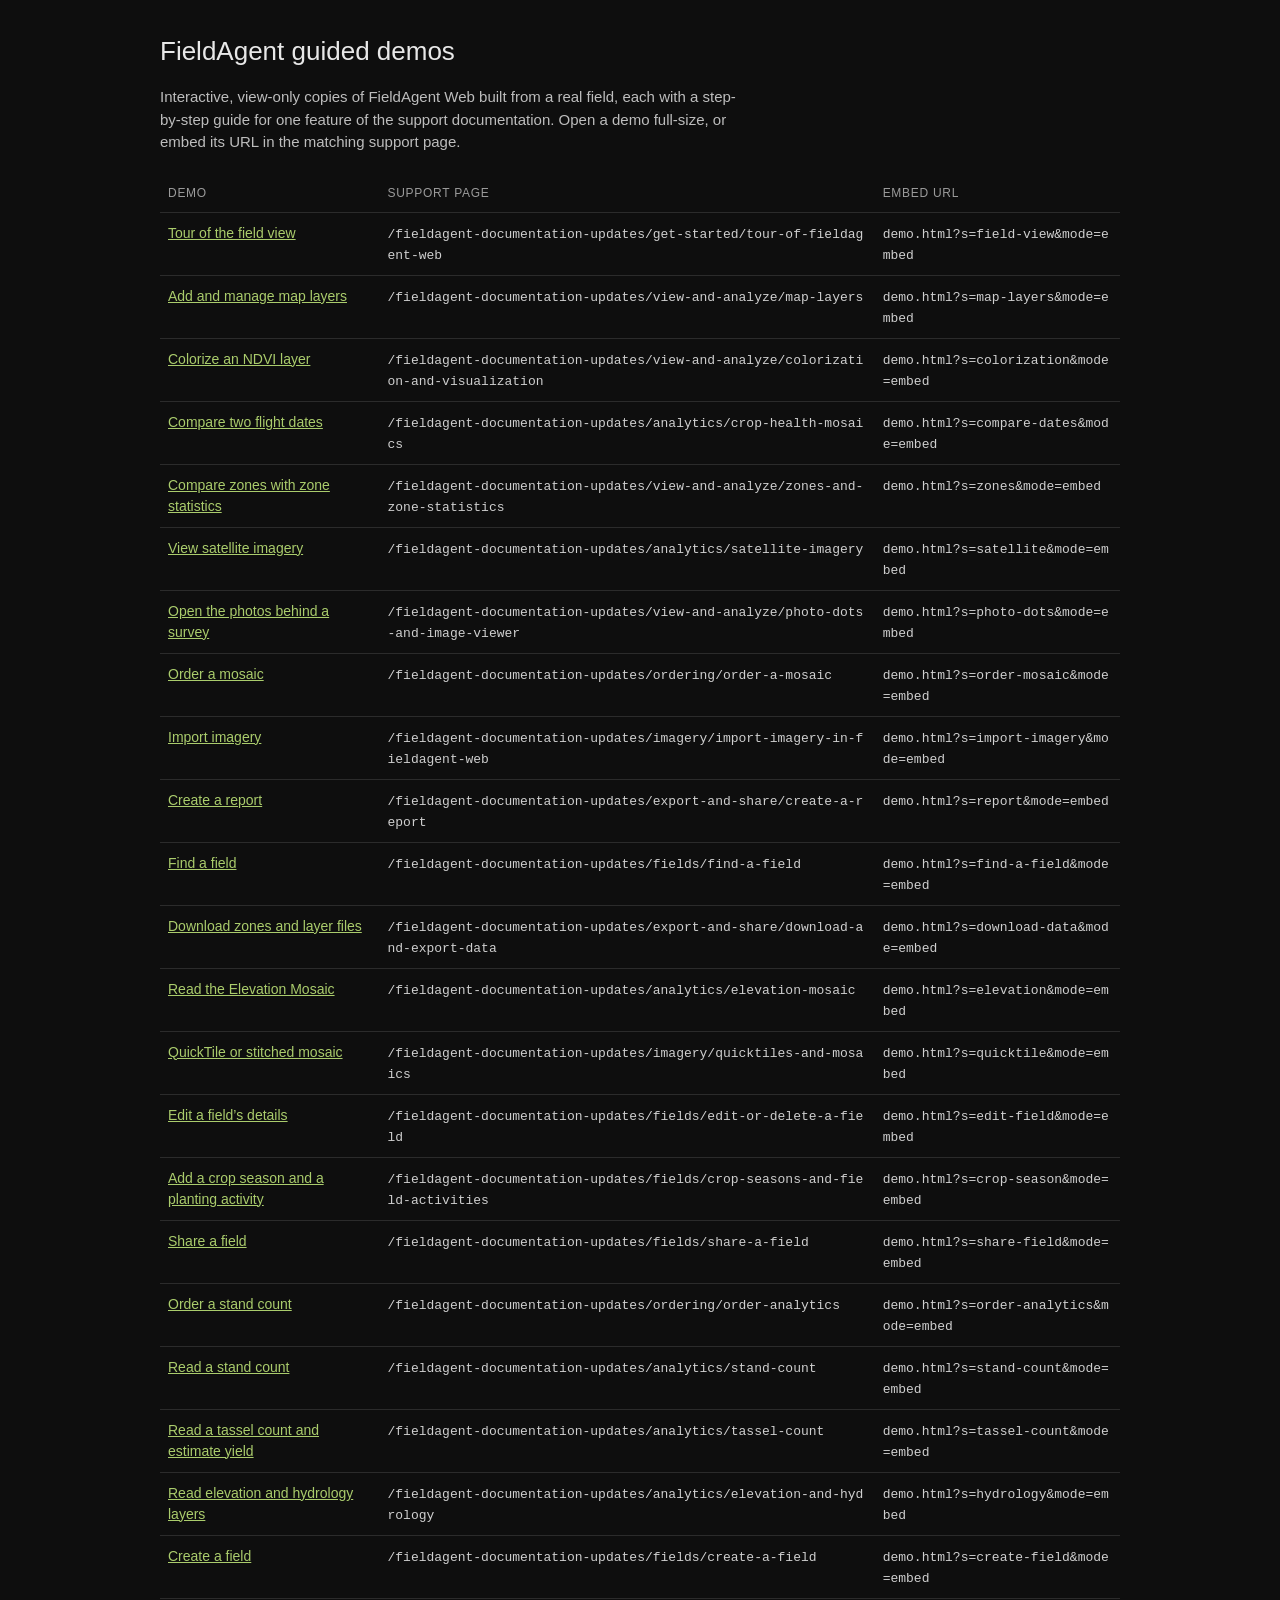
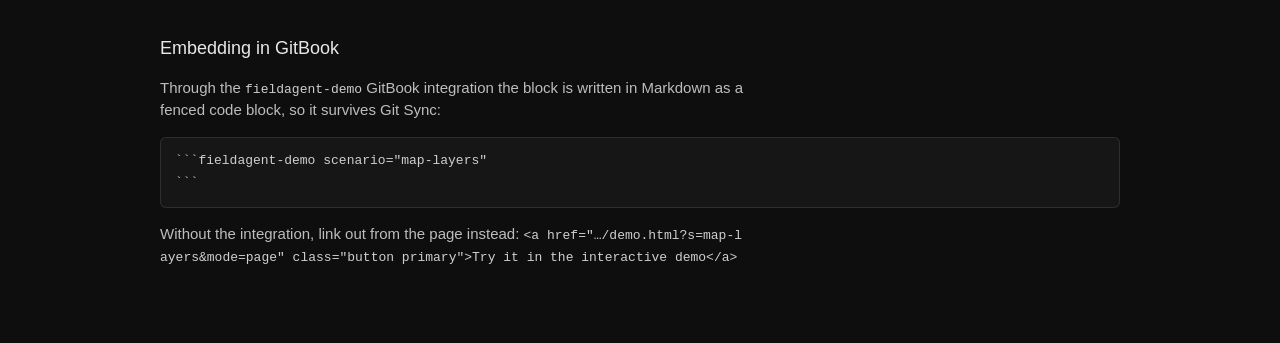
<file: index.html>
<!doctype html><html lang="en"><head><meta charset="utf-8"><meta name="viewport" content="width=device-width, initial-scale=1">
<title>FieldAgent guided demos</title><meta name="robots" content="noindex">
<style>body{margin:0;padding:32px 24px 60px;background:#0e0e0e;color:#e8e8e8;font:15px/1.5 Roboto,"Helvetica Neue",Arial,sans-serif}main{max-width:960px;margin:0 auto}h1{font-weight:500;font-size:26px;margin:0 0 6px}p{color:#bdbdbd;max-width:70ch}table{width:100%;border-collapse:collapse;margin-top:20px;font-size:14px}th,td{text-align:left;padding:10px 8px;border-bottom:1px solid rgba(255,255,255,.12);vertical-align:top}th{color:#9b9b9b;font-weight:500;font-size:12px;text-transform:uppercase;letter-spacing:.06em}a{color:#aacc6c}code{font:13px ui-monospace,Menlo,Consolas,monospace;color:#cfcfcf;word-break:break-all}pre{background:#161616;border:1px solid rgba(255,255,255,.1);border-radius:6px;padding:12px 14px;overflow:auto}</style></head>
<body><main><h1>FieldAgent guided demos</h1>
<p>Interactive, view-only copies of FieldAgent Web built from a real field, each with a step-by-step guide for one feature of the support documentation. Open a demo full-size, or embed its URL in the matching support page.</p>
<table><thead><tr><th>Demo</th><th>Support page</th><th>Embed URL</th></tr></thead><tbody><tr><td><a href="demo.html?s=field-view&mode=page">Tour of the field view</a></td><td><code>/fieldagent-documentation-updates/get-started/tour-of-fieldagent-web</code></td>
<td><code>demo.html?s=field-view&amp;mode=embed</code></td></tr><tr><td><a href="demo.html?s=map-layers&mode=page">Add and manage map layers</a></td><td><code>/fieldagent-documentation-updates/view-and-analyze/map-layers</code></td>
<td><code>demo.html?s=map-layers&amp;mode=embed</code></td></tr><tr><td><a href="demo.html?s=colorization&mode=page">Colorize an NDVI layer</a></td><td><code>/fieldagent-documentation-updates/view-and-analyze/colorization-and-visualization</code></td>
<td><code>demo.html?s=colorization&amp;mode=embed</code></td></tr><tr><td><a href="demo.html?s=compare-dates&mode=page">Compare two flight dates</a></td><td><code>/fieldagent-documentation-updates/analytics/crop-health-mosaics</code></td>
<td><code>demo.html?s=compare-dates&amp;mode=embed</code></td></tr><tr><td><a href="demo.html?s=zones&mode=page">Compare zones with zone statistics</a></td><td><code>/fieldagent-documentation-updates/view-and-analyze/zones-and-zone-statistics</code></td>
<td><code>demo.html?s=zones&amp;mode=embed</code></td></tr><tr><td><a href="demo.html?s=satellite&mode=page">View satellite imagery</a></td><td><code>/fieldagent-documentation-updates/analytics/satellite-imagery</code></td>
<td><code>demo.html?s=satellite&amp;mode=embed</code></td></tr><tr><td><a href="demo.html?s=photo-dots&mode=page">Open the photos behind a survey</a></td><td><code>/fieldagent-documentation-updates/view-and-analyze/photo-dots-and-image-viewer</code></td>
<td><code>demo.html?s=photo-dots&amp;mode=embed</code></td></tr><tr><td><a href="demo.html?s=order-mosaic&mode=page">Order a mosaic</a></td><td><code>/fieldagent-documentation-updates/ordering/order-a-mosaic</code></td>
<td><code>demo.html?s=order-mosaic&amp;mode=embed</code></td></tr><tr><td><a href="demo.html?s=import-imagery&mode=page">Import imagery</a></td><td><code>/fieldagent-documentation-updates/imagery/import-imagery-in-fieldagent-web</code></td>
<td><code>demo.html?s=import-imagery&amp;mode=embed</code></td></tr><tr><td><a href="demo.html?s=report&mode=page">Create a report</a></td><td><code>/fieldagent-documentation-updates/export-and-share/create-a-report</code></td>
<td><code>demo.html?s=report&amp;mode=embed</code></td></tr><tr><td><a href="demo.html?s=find-a-field&mode=page">Find a field</a></td><td><code>/fieldagent-documentation-updates/fields/find-a-field</code></td>
<td><code>demo.html?s=find-a-field&amp;mode=embed</code></td></tr><tr><td><a href="demo.html?s=download-data&mode=page">Download zones and layer files</a></td><td><code>/fieldagent-documentation-updates/export-and-share/download-and-export-data</code></td>
<td><code>demo.html?s=download-data&amp;mode=embed</code></td></tr><tr><td><a href="demo.html?s=elevation&mode=page">Read the Elevation Mosaic</a></td><td><code>/fieldagent-documentation-updates/analytics/elevation-mosaic</code></td>
<td><code>demo.html?s=elevation&amp;mode=embed</code></td></tr><tr><td><a href="demo.html?s=quicktile&mode=page">QuickTile or stitched mosaic</a></td><td><code>/fieldagent-documentation-updates/imagery/quicktiles-and-mosaics</code></td>
<td><code>demo.html?s=quicktile&amp;mode=embed</code></td></tr><tr><td><a href="demo.html?s=edit-field&mode=page">Edit a field’s details</a></td><td><code>/fieldagent-documentation-updates/fields/edit-or-delete-a-field</code></td>
<td><code>demo.html?s=edit-field&amp;mode=embed</code></td></tr><tr><td><a href="demo.html?s=crop-season&mode=page">Add a crop season and a planting activity</a></td><td><code>/fieldagent-documentation-updates/fields/crop-seasons-and-field-activities</code></td>
<td><code>demo.html?s=crop-season&amp;mode=embed</code></td></tr><tr><td><a href="demo.html?s=share-field&mode=page">Share a field</a></td><td><code>/fieldagent-documentation-updates/fields/share-a-field</code></td>
<td><code>demo.html?s=share-field&amp;mode=embed</code></td></tr><tr><td><a href="demo.html?s=order-analytics&mode=page">Order a stand count</a></td><td><code>/fieldagent-documentation-updates/ordering/order-analytics</code></td>
<td><code>demo.html?s=order-analytics&amp;mode=embed</code></td></tr><tr><td><a href="demo.html?s=stand-count&mode=page">Read a stand count</a></td><td><code>/fieldagent-documentation-updates/analytics/stand-count</code></td>
<td><code>demo.html?s=stand-count&amp;mode=embed</code></td></tr><tr><td><a href="demo.html?s=tassel-count&mode=page">Read a tassel count and estimate yield</a></td><td><code>/fieldagent-documentation-updates/analytics/tassel-count</code></td>
<td><code>demo.html?s=tassel-count&amp;mode=embed</code></td></tr><tr><td><a href="demo.html?s=hydrology&mode=page">Read elevation and hydrology layers</a></td><td><code>/fieldagent-documentation-updates/analytics/elevation-and-hydrology</code></td>
<td><code>demo.html?s=hydrology&amp;mode=embed</code></td></tr><tr><td><a href="demo.html?s=create-field&mode=page">Create a field</a></td><td><code>/fieldagent-documentation-updates/fields/create-a-field</code></td>
<td><code>demo.html?s=create-field&amp;mode=embed</code></td></tr></tbody></table>
<h2 style="font-weight:500;font-size:18px;margin-top:36px">Embedding in GitBook</h2>
<p>Through the <code>fieldagent-demo</code> GitBook integration the block is written in Markdown as a fenced code block, so it survives Git Sync:</p>
<pre><code>```fieldagent-demo scenario="map-layers"
```</code></pre>
<p>Without the integration, link out from the page instead: <code>&lt;a href="…/demo.html?s=map-layers&amp;mode=page" class="button primary"&gt;Try it in the interactive demo&lt;/a&gt;</code></p>
</main></body></html>
</file>
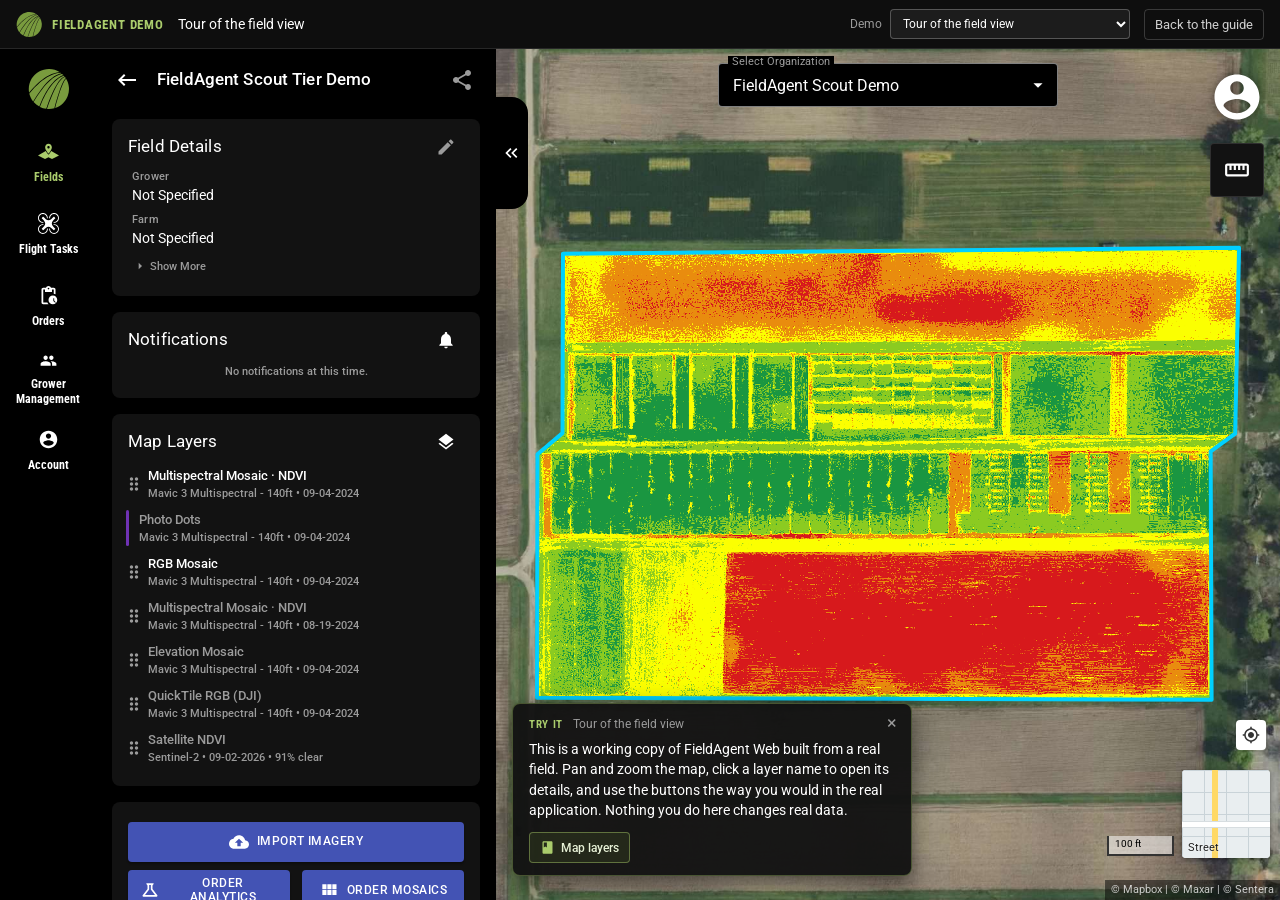
<file: demo.html>
<!doctype html>
<html lang="en">
<head>
<meta charset="utf-8">
<meta name="viewport" content="width=device-width, initial-scale=1">
<title>FieldAgent guided demo</title>
<meta name="description" content="An interactive, view-only copy of FieldAgent Web built from a real field, with a step-by-step guide for one feature.">
<meta name="robots" content="noindex">
<link rel="preconnect" href="https://fonts.googleapis.com">
<link rel="stylesheet" href="https://fonts.googleapis.com/css2?family=Roboto:wght@400;500;700&family=Roboto+Condensed:wght@700&display=swap">
<link rel="stylesheet" href="fa-style.css">
<link rel="stylesheet" href="fa-tour.css">
<link rel="stylesheet" href="fa-ext.css">
<style>
  html, body { margin: 0; height: 100%; background: #000; color: #fff; font: 14px Roboto, "Helvetica Neue", Helvetica, Arial, sans-serif; color-scheme: dark; }
  body { display: flex; flex-direction: column; min-height: 100vh; min-height: 100dvh; overflow: hidden; }
  .demo-bar { display: none; align-items: center; gap: 14px; height: 48px; padding: 0 16px; background: #0e0e0e; border-bottom: 1px solid rgba(255,255,255,.1); flex: 0 0 auto; }
  body.page .demo-bar { display: flex; }
  .demo-bar .brand { display: inline-flex; align-items: center; gap: 10px; font: 700 13px "Roboto Condensed", "Arial Narrow", Roboto, Arial, sans-serif; letter-spacing: .06em; text-transform: uppercase; color: #aacc6c; white-space: nowrap; }
  .demo-bar .brand svg { width: 26px; height: 25px; }
  .demo-bar .sep { flex: 1; }
  .demo-bar .title { font-size: 14px; color: #fff; white-space: nowrap; overflow: hidden; text-overflow: ellipsis; }
  .demo-bar a { color: #cfcfcf; text-decoration: none; font-size: 13px; padding: 7px 10px; border-radius: 4px; border: 1px solid rgba(255,255,255,.18); white-space: nowrap; }
  .demo-bar a:hover { color: #fff; border-color: rgba(255,255,255,.4); }
  .demo-bar a.primary { background: #799b3e; border-color: #799b3e; color: #fff; }
  .demo-bar .demo-pick { display: inline-flex; align-items: center; gap: 8px; font-size: 12px; color: #9b9b9b; }
  .demo-bar select { background: #1c1c1c; color: #fff; border: 1px solid rgba(255,255,255,.25); border-radius: 4px; padding: 6px 8px; font: inherit; max-width: 240px; }
  #fa-root { flex: 1; min-height: 0; height: 100%; }
  .demo-fallback { padding: 24px; color: #cfcfcf; }
  @media (max-width: 700px) { .demo-bar .title, .demo-bar .hide-sm { display: none !important; } .demo-bar { gap: 10px; padding: 0 12px; } }
</style>
</head>
<body>
<svg width="0" height="0" style="position:absolute" aria-hidden="true">
  <defs>
    <symbol id="i-logo" viewBox="0 0 41 40"><path d="M31.5673 3.05191C17.1814 4.46556 4.34395 19.667 1.12393 23.7854C0.887791 22.5426 0.768891 21.2805 0.768785 20.0157C0.767375 16.4418 1.72796 12.9328 3.55069 9.85343C5.37342 6.77404 7.99175 4.2367 11.1335 2.50516C14.2753 0.773616 17.8257 -0.0889082 21.4159 0.00724419C25.006 0.103397 28.5047 1.15472 31.5483 3.05191H31.5673ZM32.5143 3.68806C17.456 4.52682 3.80886 21.4435 1.34176 24.6713C2.01727 27.5049 3.31055 30.156 5.13001 32.437C7.60388 28.1646 10.3513 24.055 13.3553 20.1335C20.5245 10.827 27.2534 5.50224 33.3572 4.29593C33.092 4.08859 32.8221 3.88597 32.5475 3.68806H32.5143ZM34.0391 4.89437L33.7029 4.94149C21.2443 7.17977 8.72411 27.6353 5.63195 33.0118C7.24116 34.8858 9.18549 36.4468 11.3664 37.6156C14.1508 30.0903 22.395 10.827 35.3555 6.11482C34.9388 5.67188 34.5174 5.27134 34.0722 4.89437H34.0391ZM35.848 6.66614L35.6349 6.7274C22.8496 11.317 14.6859 30.5568 11.9583 37.9455C13.9419 38.9158 16.0732 39.5527 18.2658 39.8303V39.8303C18.924 37.7994 21.1969 31.0422 24.2133 24.2802C28.7213 14.1773 32.8363 8.5086 36.4683 7.40124C36.3026 7.15149 36.099 6.90646 35.8811 6.66614H35.848ZM36.9797 7.99968C33.5703 8.79133 29.4032 14.4978 24.9142 24.5629C21.9688 31.16 19.7385 37.757 19.0282 39.9152C19.6437 39.9717 20.2641 40 20.8939 40C22.7411 40.003 24.58 39.7524 26.3584 39.2555C33.4614 11.8731 37.5338 9.22956 37.7232 9.12589L37.7705 9.09762C37.5101 8.71593 37.2496 8.3531 36.9797 7.99968ZM38.1304 9.69135L38.0736 9.72905C37.9079 9.84214 34.0154 12.6412 27.1398 39.0151C30.0119 38.0805 32.6355 36.5138 34.8155 34.4315C36.9956 32.3492 38.6761 29.8047 39.7321 26.9873C40.7881 24.1698 41.1924 21.1517 40.9151 18.1574C40.6379 15.163 39.686 12.2693 38.1304 9.69135V9.69135Z"/></symbol>
    <symbol id="i-fields" viewBox="0 0 24 18"><path fill-rule="evenodd" clip-rule="evenodd" d="M15.1577 8.44889L24 13.4383L16 17.5L12 15.4692L8 17.5L0 13.4383L8.84379 8.44993C9.27298 9.17485 9.73819 9.86296 10.1764 10.468L10.5439 10.9652L10.8894 11.4152L11.204 11.8116L11.4789 12.1479C11.7531 12.4779 12.2537 12.4779 12.528 12.1479L12.8017 11.8115L13.1152 11.415C13.1703 11.3443 13.2267 11.2713 13.2842 11.1963L13.641 10.7217L14.0156 10.2032C14.3961 9.66491 14.7901 9.07042 15.1577 8.44889ZM12.0002 0C14.1231 0 15.8402 1.82037 15.8402 4.07112C15.8402 5.82732 14.5687 8.06537 13.4902 9.65015L13.1886 10.0842L12.7724 10.6557L12.5302 10.9751C12.4927 11.0239 12.4568 11.0702 12.4226 11.1142C12.2031 11.3933 11.8027 11.3933 11.5832 11.1142L11.2319 10.6557L10.9594 10.286L10.6651 9.87198L10.3567 9.41943C9.3134 7.85331 8.16016 5.74369 8.16016 4.07112C8.16016 1.82037 9.87718 0 12.0002 0ZM12.0003 2.61719C11.2433 2.61719 10.6289 3.26857 10.6289 4.07116C10.6289 4.87375 11.2433 5.52513 12.0003 5.52513C12.7574 5.52513 13.3718 4.87375 13.3718 4.07116C13.3718 3.26857 12.7574 2.61719 12.0003 2.61719Z"/></symbol>
    <symbol id="i-drone" viewBox="0 0 24 23.97"><path d="m5.64,11.25c.2,0,.43-.03.63-.03-.03-.33-.1-.65-.18-.98h-.45c-2.54,0-4.63-2.06-4.63-4.6S3.09,1.01,5.64,1.01s4.6,2.09,4.6,4.63c0,.15,0,.3-.03.45.33.08.65.13.98.18.03-.2.03-.43.03-.63.03-3.09-2.49-5.64-5.58-5.64S0,2.54,0,5.64s2.54,5.61,5.64,5.61Zm8.15-5.16c-.03-.15-.03-.3-.03-.45,0-2.54,2.06-4.6,4.6-4.6s4.6,2.06,4.6,4.6-2.06,4.6-4.6,4.6c-.15,0-.3,0-.45-.03-.08.33-.13.65-.18.98.2.03.43.03.63.03,3.09,0,5.61-2.52,5.61-5.61S21.46,0,18.36,0s-5.61,2.54-5.61,5.64c0,.2.03.43.03.63.35-.05.68-.1,1.01-.18Zm-3.57,11.82c.03.15.03.3.03.45,0,2.54-2.06,4.6-4.6,4.6s-4.63-2.06-4.63-4.6,2.09-4.6,4.63-4.6c.15,0,.3,0,.45.03.08-.33.13-.65.18-.98-.2-.03-.43-.03-.63-.03-3.09-.03-5.64,2.49-5.64,5.58s2.52,5.61,5.61,5.61,5.64-2.52,5.64-5.61c0-.2-.03-.43-.03-.63-.35.05-.68.1-1.01.18Zm8.15-5.16c-.2,0-.43.03-.63.03.03.33.1.65.18.98.15-.03.3-.03.45-.03,2.54,0,4.6,2.06,4.6,4.6s-2.06,4.6-4.6,4.6c-2.54.05-4.6-2.04-4.6-4.58,0-.15,0-.3.03-.45-.33-.08-.65-.13-.98-.18-.03.2-.03.43-.03.63,0,3.09,2.52,5.61,5.61,5.61s5.61-2.52,5.61-5.61-2.54-5.61-5.64-5.61Zm-.3,6.97c.08,0,.23-.03.33-.13.43-.35.83-.75,1.21-1.21.18-.23.15-.53-.05-.73-1.51-1.51-3.77-3.52-3.77-5.66s2.26-4.15,3.77-5.64c.23-.23.23-.53.05-.75-.35-.43-.75-.83-1.21-1.21-.13-.1-.25-.13-.33-.13-.15,0-.3.05-.4.18-1.51,1.51-3.5,3.77-5.64,3.77s-4.18-2.26-5.66-3.77c-.13-.13-.25-.18-.4-.18-.08,0-.23.03-.33.13-.43.35-.83.75-1.21,1.21-.18.23-.15.53.05.73,1.61,1.61,3.8,3.74,3.75,5.84-.05,1.98-2.24,3.94-3.75,5.45-.23.23-.23.53-.05.75.35.43.75.83,1.21,1.21.13.1.25.13.33.13.15,0,.3-.05.4-.18,1.51-1.51,3.5-3.77,5.64-3.77s4.18,2.26,5.66,3.77c.1.1.25.18.4.18Z"/></symbol>
    <symbol id="i-orders" viewBox="0 0 24 24"><path d="M17 12c-2.76 0-5 2.24-5 5s2.24 5 5 5 5-2.24 5-5-2.24-5-5-5zm1.65 7.35L17.5 18.2V15h1v2.79l1.85 1.85-.7.71zM18 3h-3.18C14.4 1.84 13.3 1 12 1c-1.3 0-2.4.84-2.82 2H6c-1.1 0-2 .9-2 2v15c0 1.1.9 2 2 2h6.11c-.59-.57-1.07-1.25-1.42-2H6V5h2v3h8V5h2v5.08c.71.1 1.38.31 2 .6V5c0-1.1-.9-2-2-2zm-6 2c-.55 0-1-.45-1-1s.45-1 1-1 1 .45 1 1-.45 1-1 1z"/></symbol>
    <symbol id="i-account" viewBox="0 0 24 24"><path d="M12 2C6.48 2 2 6.48 2 12s4.48 10 10 10 10-4.48 10-10S17.52 2 12 2zm0 3c1.66 0 3 1.34 3 3s-1.34 3-3 3-3-1.34-3-3 1.34-3 3-3zm0 14.2c-2.5 0-4.71-1.28-6-3.22.03-1.99 4-3.08 6-3.08 1.99 0 5.97 1.09 6 3.08-1.29 1.94-3.5 3.22-6 3.22z"/></symbol>
    <symbol id="i-back" viewBox="0 0 24 24"><path d="M21 11H6.83l3.58-3.59L9 6l-6 6 6 6 1.41-1.41L6.83 13H21z"/></symbol>
    <symbol id="i-share" viewBox="0 0 24 24"><path d="M18 16.08c-.76 0-1.44.3-1.96.77L8.91 12.7c.05-.23.09-.46.09-.7s-.04-.47-.09-.7l7.05-4.11c.54.5 1.25.81 2.04.81 1.66 0 3-1.34 3-3s-1.34-3-3-3-3 1.34-3 3c0 .24.04.47.09.7L8.04 9.81C7.5 9.31 6.79 9 6 9c-1.66 0-3 1.34-3 3s1.34 3 3 3c.79 0 1.5-.31 2.04-.81l7.12 4.16c-.05.21-.08.43-.08.65 0 1.61 1.31 2.92 2.92 2.92s2.92-1.31 2.92-2.92-1.31-2.92-2.92-2.92z"/></symbol>
    <symbol id="i-edit" viewBox="0 0 24 24"><path d="M3 17.25V21h3.75L17.81 9.94l-3.75-3.75L3 17.25zM20.71 7.04c.39-.39.39-1.02 0-1.41l-2.34-2.34c-.39-.39-1.02-.39-1.41 0l-1.83 1.83 3.75 3.75 1.83-1.83z"/></symbol>
    <symbol id="i-bell" viewBox="0 0 24 24"><path d="M12 22c1.1 0 2-.9 2-2h-4c0 1.1.89 2 2 2zm6-6v-5c0-3.07-1.64-5.64-4.5-6.32V4c0-.83-.67-1.5-1.5-1.5s-1.5.67-1.5 1.5v.68C7.63 5.36 6 7.92 6 11v5l-2 2v1h16v-1l-2-2z"/></symbol>
    <symbol id="i-layers" viewBox="0 0 24 24"><path d="M11.99 18.54l-7.37-5.73L3 14.07l9 7 9-7-1.63-1.27-7.38 5.74zM12 16l7.36-5.73L21 9l-9-7-9 7 1.63 1.27L12 16z"/></symbol>
    <symbol id="i-drag" viewBox="0 0 24 24"><path d="M11 18c0 1.1-.9 2-2 2s-2-.9-2-2 .9-2 2-2 2 .9 2 2zm-2-8c-1.1 0-2 .9-2 2s.9 2 2 2 2-.9 2-2-.9-2-2-2zm0-6c-1.1 0-2 .9-2 2s.9 2 2 2 2-.9 2-2-.9-2-2-2zm6 4c1.1 0 2-.9 2-2s-.9-2-2-2-2 .9-2 2 .9 2 2 2zm0 2c-1.1 0-2 .9-2 2s.9 2 2 2 2-.9 2-2-.9-2-2-2zm0 6c-1.1 0-2 .9-2 2s.9 2 2 2 2-.9 2-2-.9-2-2-2z"/></symbol>
    <symbol id="i-eye" viewBox="0 0 24 24"><path d="M12 4.5C7 4.5 2.73 7.61 1 12c1.73 4.39 6 7.5 11 7.5s9.27-3.11 11-7.5c-1.73-4.39-6-7.5-11-7.5zM12 17c-2.76 0-5-2.24-5-5s2.24-5 5-5 5 2.24 5 5-2.24 5-5 5zm0-8c-1.66 0-3 1.34-3 3s1.34 3 3 3 3-1.34 3-3-1.34-3-3-3z"/></symbol>
    <symbol id="i-eyeoff" viewBox="0 0 24 24"><path d="M12 7c2.76 0 5 2.24 5 5 0 .65-.13 1.26-.36 1.83l2.92 2.92c1.51-1.26 2.7-2.89 3.43-4.75-1.73-4.39-6-7.5-11-7.5-1.4 0-2.74.25-3.98.7l2.16 2.16C10.74 7.13 11.35 7 12 7zM2 4.27l2.28 2.28.46.46C3.08 8.3 1.78 10.02 1 12c1.73 4.39 6 7.5 11 7.5 1.55 0 3.03-.3 4.38-.84l.42.42L19.73 22 21 20.73 3.27 3 2 4.27zM7.53 9.8l1.55 1.55c-.05.21-.08.43-.08.65 0 1.66 1.34 3 3 3 .22 0 .44-.03.65-.08l1.55 1.55c-.67.33-1.41.53-2.2.53-2.76 0-5-2.24-5-5 0-.79.2-1.53.53-2.2zm4.31-.78l3.15 3.15.02-.16c0-1.66-1.34-3-3-3l-.17.01z"/></symbol>
    <symbol id="i-cancel" viewBox="0 0 24 24"><path d="M12 2C6.47 2 2 6.47 2 12s4.47 10 10 10 10-4.47 10-10S17.53 2 12 2zm5 13.59L15.59 17 12 13.41 8.41 17 7 15.59 10.59 12 7 8.41 8.41 7 12 10.59 15.59 7 17 8.41 13.41 12 17 15.59z"/></symbol>
    <symbol id="i-addcircle" viewBox="0 0 24 24"><path d="M12 2C6.48 2 2 6.48 2 12s4.48 10 10 10 10-4.48 10-10S17.52 2 12 2zm5 11h-4v4h-2v-4H7v-2h4V7h2v4h4v2z"/></symbol>
    <symbol id="i-more" viewBox="0 0 24 24"><path d="M6 10c-1.1 0-2 .9-2 2s.9 2 2 2 2-.9 2-2-.9-2-2-2zm12 0c-1.1 0-2 .9-2 2s.9 2 2 2 2-.9 2-2-.9-2-2-2zm-6 0c-1.1 0-2 .9-2 2s.9 2 2 2 2-.9 2-2-.9-2-2-2z"/></symbol>
    <symbol id="i-tri" viewBox="0 0 24 24"><path d="M10 17l5-5-5-5v10z"/></symbol>
    <symbol id="i-drop" viewBox="0 0 24 24"><path d="M7 10l5 5 5-5z"/></symbol>
    <symbol id="i-upload" viewBox="0 0 24 24"><path d="M19.35 10.04C18.67 6.59 15.64 4 12 4 9.11 4 6.6 5.64 5.35 8.04 2.34 8.36 0 10.91 0 14c0 3.31 2.69 6 6 6h13c2.76 0 5-2.24 5-5 0-2.64-2.05-4.78-4.65-4.96zM14 13v4h-4v-4H7l5-5 5 5h-3z"/></symbol>
    <symbol id="i-download" viewBox="0 0 24 24"><path d="M19 9h-4V3H9v6H5l7 7 7-7zM5 18v2h14v-2H5z"/></symbol>
    <symbol id="i-locate" viewBox="0 0 24 24"><path d="M12 8c-2.21 0-4 1.79-4 4s1.79 4 4 4 4-1.79 4-4-1.79-4-4-4zm8.94 3c-.46-4.17-3.77-7.48-7.94-7.94V1h-2v2.06C6.83 3.52 3.52 6.83 3.06 11H1v2h2.06c.46 4.17 3.77 7.48 7.94 7.94V23h2v-2.06c4.17-.46 7.48-3.77 7.94-7.94H23v-2h-2.06zM12 19c-3.87 0-7-3.13-7-7s3.13-7 7-7 7 3.13 7 7-3.13 7-7 7z"/></symbol>
    <symbol id="i-ruler" viewBox="0 0 24 24"><path d="M21 6H3c-1.1 0-2 .9-2 2v8c0 1.1.9 2 2 2h18c1.1 0 2-.9 2-2V8c0-1.1-.9-2-2-2zm0 10H3V8h2v4h2V8h2v4h2V8h2v4h2V8h2v4h2V8h2v8z"/></symbol>
    <symbol id="i-chevrons" viewBox="0 0 24 24"><path d="M18.41 16.59L13.82 12l4.59-4.59L17 6l-6 6 6 6zM11.41 16.59L6.82 12l4.59-4.59L10 6l-6 6 6 6z"/></symbol>
    <symbol id="i-report" viewBox="0 0 24 24"><path d="M19 3h-4.18C14.4 1.84 13.3 1 12 1c-1.3 0-2.4.84-2.82 2H5c-1.1 0-2 .9-2 2v14c0 1.1.9 2 2 2h14c1.1 0 2-.9 2-2V5c0-1.1-.9-2-2-2zm-7 0c.55 0 1 .45 1 1s-.45 1-1 1-1-.45-1-1 .45-1 1-1zm2 14H7v-2h7v2zm3-4H7v-2h10v2zm0-4H7V7h10v2z"/></symbol>
    <symbol id="i-grid" viewBox="0 0 24 24"><path d="M4 11h5V5H4v6zm0 7h5v-6H4v6zm6 0h5v-6h-5v6zm6 0h5v-6h-5v6zm-6-7h5V5h-5v6zm6-6v6h5V5h-5z"/></symbol>
    <symbol id="i-flask" viewBox="0 0 24 24"><path d="M13 11.33L18 18H6l5-6.67V6h2m2.96-2H8.04c-.42 0-.65.48-.39.81L9 6.5v4.17L3.2 18.4c-.49.66-.02 1.6.8 1.6h16c.82 0 1.29-.94.8-1.6L15 10.67V6.5l1.35-1.69c.26-.33.03-.81-.39-.81z"/></symbol>
    <symbol id="i-shovel" viewBox="0 0 24 24"><path d="M15.1 1.81l-2.83 2.83c-.78.78-.78 2.05 0 2.83l1.41 1.41-6.36 6.36-2.83-2.83-2.12 2.12c-1.56 1.56-1.56 4.1 0 5.66l2.83 2.83c1.56 1.56 4.1 1.56 5.66 0l2.12-2.12-2.83-2.83 6.36-6.36 1.41 1.41c.78.78 2.05.78 2.83 0l2.83-2.83L15.1 1.81zM8.44 19.88c-.78.78-2.05.78-2.83 0l-1.41-1.41c-.78-.78-.78-2.05 0-2.83l.71-.71 4.24 4.24-.71.71z"/></symbol>
    <symbol id="i-camera" viewBox="0 0 24 24"><path d="M20 5h-3.17L15 3H9L7.17 5H4c-1.1 0-2 .9-2 2v12c0 1.1.9 2 2 2h16c1.1 0 2-.9 2-2V7c0-1.1-.9-2-2-2zm0 14H4V7h4.05l1.83-2h4.24l1.83 2H20v12zM12 8c-2.76 0-5 2.24-5 5s2.24 5 5 5 5-2.24 5-5-2.24-5-5-5zm0 8c-1.65 0-3-1.35-3-3s1.35-3 3-3 3 1.35 3 3-1.35 3-3 3z"/></symbol>
    <symbol id="i-mosaic" viewBox="0 0 24 24"><path d="M3 3h4.5v4.5H3zm4.5 4.5H12V12H7.5zm-4.5 4.5h4.5v4.5H3zm4.5 4.5H12V21H7.5zM12 3h4.5v4.5H12zm4.5 4.5H21V12h-4.5zM12 12h4.5v4.5H12zm4.5 4.5H21V21h-4.5z"/><path d="M2 2v20h20V2H2zm19 19H3V3h18v18z"/></symbol>
    <symbol id="i-satellite" viewBox="0 0 24 24"><path d="M11.2 8.02L8.02 11.2 3.4 6.58 6.58 3.4l4.62 4.62zm4.62 12.58l-4.62-4.62 3.18-3.18 4.62 4.62-3.18 3.18zM13.5 6.7l2.83 2.83-1.41 1.41-2.83-2.83 1.41-1.41zm-6.35 6.35l2.83 2.83-1.41 1.41-2.83-2.83 1.41-1.41zM20 3.35l.65.65-3.9 3.9-.65-.65 3.9-3.9zM9.5 12.5l2-2 2 2-2 2-2-2z"/></symbol>
    <symbol id="i-sun" viewBox="0 0 24 24"><path d="M6.76 4.84l-1.8-1.79-1.41 1.41 1.79 1.79 1.42-1.41zM4 10.5H1v2h3v-2zm9-9.95h-2V3.5h2V.55zm7.45 3.91l-1.41-1.41-1.79 1.79 1.41 1.41 1.79-1.79zm-3.21 13.7l1.79 1.8 1.41-1.41-1.8-1.79-1.4 1.4zM20 10.5v2h3v-2h-3zm-8-5c-3.31 0-6 2.69-6 6s2.69 6 6 6 6-2.69 6-6-2.69-6-6-6zm-1 16.95h2V19.5h-2v2.95zm-7.45-3.91l1.41 1.41 1.79-1.8-1.41-1.41-1.79 1.8z"/></symbol>
    <symbol id="i-cloud" viewBox="0 0 24 24"><path d="M19.35 10.04C18.67 6.59 15.64 4 12 4 9.11 4 6.6 5.64 5.35 8.04 2.34 8.36 0 10.91 0 14c0 3.31 2.69 6 6 6h13c2.76 0 5-2.24 5-5 0-2.64-2.05-4.78-4.65-4.96z"/></symbol>
    <symbol id="i-doc" viewBox="0 0 24 24"><path d="M14 2H6c-1.1 0-1.99.9-1.99 2L4 20c0 1.1.89 2 1.99 2H18c1.1 0 2-.9 2-2V8l-6-6zm2 16H8v-2h8v2zm0-4H8v-2h8v2zm-3-5V3.5L18.5 9H13z"/></symbol>
    <symbol id="i-info" viewBox="0 0 24 24"><path d="M11 7h2v2h-2zm0 4h2v6h-2zm1-9C6.48 2 2 6.48 2 12s4.48 10 10 10 10-4.48 10-10S17.52 2 12 2zm0 18c-4.41 0-8-3.59-8-8s3.59-8 8-8 8 3.59 8 8-3.59 8-8 8z"/></symbol>
    <symbol id="i-close" viewBox="0 0 24 24"><path d="M19 6.41L17.59 5 12 10.59 6.41 5 5 6.41 10.59 12 5 17.59 6.41 19 12 13.41 17.59 19 19 17.59 13.41 12z"/></symbol>
    <symbol id="i-search" viewBox="0 0 24 24"><path d="M15.5 14h-.79l-.28-.27C15.41 12.59 16 11.11 16 9.5 16 5.91 13.09 3 9.5 3S3 5.91 3 9.5 5.91 16 9.5 16c1.61 0 3.09-.59 4.23-1.57l.27.28v.79l5 4.99L20.49 19l-4.99-5zm-6 0C7.01 14 5 11.99 5 9.5S7.01 5 9.5 5 14 7.01 14 9.5 11.99 14 9.5 14z"/></symbol>
    <symbol id="i-pin" viewBox="0 0 28 40"><path d="M14 0C6.27 0 0 6.27 0 14c0 10.5 14 26 14 26s14-15.5 14-26C28 6.27 21.73 0 14 0z" fill="currentColor"/><circle cx="14" cy="14" r="5.5" fill="#000" opacity=".55"/></symbol>
    <symbol id="i-plus" viewBox="0 0 24 24"><path d="M19 13h-6v6h-2v-6H5v-2h6V5h2v6h6v2z"/></symbol>
    <symbol id="i-cart" viewBox="0 0 24 24"><path d="M7 18c-1.1 0-1.99.9-1.99 2S5.9 22 7 22s2-.9 2-2-.9-2-2-2zM1 2v2h2l3.6 7.59-1.35 2.45c-.16.28-.25.61-.25.96 0 1.1.9 2 2 2h12v-2H7.42c-.14 0-.25-.11-.25-.25l.03-.12.9-1.63h7.45c.75 0 1.41-.41 1.75-1.03l3.58-6.49A1.003 1.003 0 0 0 20 4H5.21l-.94-2H1zm16 16c-1.1 0-1.99.9-1.99 2s.89 2 1.99 2 2-.9 2-2-.9-2-2-2z"/></symbol>
    <symbol id="i-rect" viewBox="0 0 24 24"><path d="M3 3h18v18H3V3zm2 2v14h14V5H5z"/></symbol>
    <symbol id="i-polygon" viewBox="0 0 24 24"><path d="M3 5a2 2 0 1 1 2.9 1.8l1.5 6.1a2 2 0 0 1 .9 1.4h7.4a2 2 0 0 1 .8-1.2L14.6 8H9.5A2 2 0 1 1 9.5 6h5.1a2 2 0 1 1 3.2 2.1l1.9 5.1A2 2 0 1 1 17.2 16H8.3a2 2 0 1 1-2.9-2.2L3.9 7.7A2 2 0 0 1 3 5z"/></symbol>
    <symbol id="i-circle" viewBox="0 0 24 24"><path d="M12 2a10 10 0 1 0 0 20 10 10 0 0 0 0-20zm0 2a8 8 0 1 1 0 16 8 8 0 0 1 0-16z"/></symbol>
    <symbol id="i-move" viewBox="0 0 24 24"><path d="M12 2l3 3h-2v4h4V7l3 3-3 3v-2h-4v4h2l-3 3-3-3h2v-4H7v2l-3-3 3-3v2h4V5H9l3-3z"/></symbol>
    <symbol id="i-rotatecw" viewBox="0 0 24 24"><path d="M12 5V1l5 4-5 4V6c-3.31 0-6 2.69-6 6 0 1.01.25 1.97.7 2.8l-1.46 1.46A7.93 7.93 0 0 1 4 12c0-4.42 3.58-8 8-8zm6.76 1.74L17.3 8.2c.44.84.7 1.79.7 2.8 0 3.31-2.69 6-6 6v-3l-5 4 5 4v-3c4.42 0 8-3.58 8-8 0-1.57-.46-3.03-1.24-4.26z"/></symbol>
    <symbol id="i-cut" viewBox="0 0 24 24"><path d="M9.64 7.64c.23-.5.36-1.05.36-1.64 0-2.21-1.79-4-4-4S2 3.79 2 6s1.79 4 4 4c.59 0 1.14-.13 1.64-.36L10 12l-2.36 2.36C7.14 14.13 6.59 14 6 14c-2.21 0-4 1.79-4 4s1.79 4 4 4 4-1.79 4-4c0-.59-.13-1.14-.36-1.64L12 14l7 7h3v-1L9.64 7.64zM6 8c-1.1 0-2-.89-2-2s.9-2 2-2 2 .89 2 2-.9 2-2 2zm0 12c-1.1 0-2-.89-2-2s.9-2 2-2 2 .89 2 2-.9 2-2 2zm6-7.5c-.28 0-.5-.22-.5-.5s.22-.5.5-.5.5.22.5.5-.22.5-.5.5zM19 3l-6 6 2 2 7-7V3z"/></symbol>
    <symbol id="i-erase" viewBox="0 0 24 24"><path d="M6 19c0 1.1.9 2 2 2h8c1.1 0 2-.9 2-2V7H6v12zM19 4h-3.5l-1-1h-5l-1 1H5v2h14V4z"/></symbol>
    <symbol id="i-check" viewBox="0 0 24 24"><path d="M9 16.17L4.83 12l-1.42 1.41L9 19 21 7l-1.41-1.41z"/></symbol>
    <symbol id="i-expand" viewBox="0 0 24 24"><path d="M16.59 8.59L12 13.17 7.41 8.59 6 10l6 6 6-6z"/></symbol>
    <symbol id="i-image" viewBox="0 0 24 24"><path d="M21 19V5c0-1.1-.9-2-2-2H5c-1.1 0-2 .9-2 2v14c0 1.1.9 2 2 2h14c1.1 0 2-.9 2-2zM8.5 13.5l2.5 3.01L14.5 12l4.5 6H5l3.5-4.5z"/></symbol>
    <symbol id="i-people" viewBox="0 0 24 24"><path d="M16 11c1.66 0 2.99-1.34 2.99-3S17.66 5 16 5c-1.66 0-3 1.34-3 3s1.34 3 3 3zm-8 0c1.66 0 2.99-1.34 2.99-3S9.66 5 8 5C6.34 5 5 6.34 5 8s1.34 3 3 3zm0 2c-2.33 0-7 1.17-7 3.5V19h14v-2.5c0-2.33-4.67-3.5-7-3.5zm8 0c-.29 0-.62.02-.97.05 1.16.84 1.97 1.97 1.97 3.45V19h6v-2.5c0-2.33-4.67-3.5-7-3.5z"/></symbol>
    <symbol id="i-rotate" viewBox="0 0 24 24"><path d="M16.48 2.52c3.27 1.55 5.61 4.72 5.97 8.48h1.5C23.44 4.84 18.29 0 12 0l-.66.03 3.81 3.81 1.33-1.32zm-6.73-1.04c-.59-.59-1.54-.59-2.12 0L1.75 7.36c-.59.59-.59 1.54 0 2.12l12.77 12.77c.59.59 1.54.59 2.12 0l5.88-5.88c.59-.59.59-1.54 0-2.12L9.75 1.48zm4.6 19.44L2.81 9.43l5.88-5.88 11.54 11.54-5.88 5.87zM7.52 21.48C4.25 19.94 1.91 16.76 1.55 13H.05C.56 19.16 5.71 24 12 24l.66-.03-3.81-3.81-1.33 1.32z"/></symbol>
  </defs>
<symbol id="i-heatmap" viewBox="0 0 24 24"><path d="M3 3v18h18V3H3zm16.2 9h-3.6v3.6h3.6v3.6h-3.6v-3.6H12v3.6H8.4v-3.6H4.8V12h3.6V8.4H4.8V4.8h3.6v3.6H12V4.8h3.6v3.6h3.6V12zm-3.6-3.6V12H12V8.4h3.6zM12 12v3.6H8.4V12H12z"/></symbol>
<symbol id="i-samples" viewBox="0 0 24 24"><path d="M19.4 3a1.6 1.6 0 0 0-1.6 1.6c0 .65.44 1.1 1 1.36-.52 2.2-2.5 4.4-4.67 4.96l-.92.23A1.55 1.55 0 0 0 12 10.4c-.81 0-1.43.64-1.52 1.42l-.37.1c-2.33.6-4.32 3.1-5.36 5.96l-.17-.04A1.6 1.6 0 1 0 6.18 19.4c0-.43-.19-.8-.47-1.1.92-2.6 2.72-4.85 4.67-5.36l.4-.1c.28.42.68.73 1.22.73.81 0 1.43-.63 1.52-1.42l.9-.23c2.62-.68 5.01-3.31 5.52-5.99A1.6 1.6 0 1 0 19.4 3zm0 1.06a.53.53 0 1 1 0 1.06.53.53 0 0 1 0-1.06zM12 11.47a.53.53 0 1 1 0 1.06.53.53 0 0 1 0-1.06zm-7.4 7.4a.53.53 0 1 1 0 1.06.53.53 0 0 1 0-1.06z"/></symbol>
<symbol id="i-lines" viewBox="0 0 24 24"><path fill="none" stroke="currentColor" stroke-width="1.8" stroke-linecap="round" d="M3 7c3-3 6 3 9 0s6-3 9 0M3 12c3-3 6 3 9 0s6-3 9 0M3 17c3-3 6 3 9 0s6-3 9 0"/></symbol>
</svg>
<header class="demo-bar">
  <span class="brand"><svg aria-hidden="true"><use href="#i-logo" fill="#799B3E"/></svg>FieldAgent demo</span>
  <span class="title" id="demo-title"></span>
  <span class="sep"></span>
  <label class="hide-sm demo-pick">Demo <select id="demo-pick" aria-label="Choose a demo"></select></label>
  <a id="demo-docs" href="https://support.senterasensors.com/fieldagent-documentation-updates" target="_blank" rel="noopener">Back to the guide</a>
</header>
<div id="fa-root" class="fa-app"><div class="demo-fallback">Loading the demo…</div></div>
<script src="data/fa-data.js"></script>
<script src="fa-engine.js"></script>
<script src="fa-ext.js"></script>
<script src="fa-tour.js"></script>
<script src="scenarios.js"></script>
<script>
(function () {
  const q = new URLSearchParams(location.search);
  const framed = window.parent !== window;
  // ?mode=page|embed wins; a host page may preset window.FA_MODE; otherwise a framed page is an embed
  const mode = q.get('mode') || window.FA_MODE || (framed ? 'embed' : 'page');
  const gitbookFrame = framed && mode !== 'page';
  // the support site and the path of the FieldAgent space on it come from scenarios.js (window.FA_DOCS)
  const DOCS = (window.FA_DOCS && window.FA_DOCS.site) || 'https://support.senterasensors.com';
  const SPACE = (window.FA_DOCS && window.FA_DOCS.space) || '/fieldagent-documentation-updates';
  const scenarios = window.FA_SCENARIOS || {};
  let id = q.get('s') || q.get('scenario') || 'field-view'; if (!scenarios[id]) id = 'field-view';
  document.body.classList.toggle('page', mode === 'page');
  // ?speed=2 runs every Show me twice as fast, ?speed=0.5 at half speed (handy when checking a demo)
  const speed = parseFloat(q.get('speed')); if (window.FieldAgentTour && speed > 0 && speed <= 20) FieldAgentTour.speed = speed;

  const root = document.getElementById('fa-root'); root.innerHTML = '';
  let tour = null, app = null;
  const send = action => { if (framed) { try { window.parent.postMessage({ action }, '*'); } catch (e) { /* not framed by GitBook */ } } };

  let bootSeq = 0;
  function boot(scenarioId) {
    const sc = scenarios[scenarioId]; const seq = ++bootSeq;
    document.title = `${sc.title} · FieldAgent demo`;
    const t = document.getElementById('demo-title'); if (t) t.textContent = sc.title;
    const d = document.getElementById('demo-docs'); if (d) d.href = DOCS + (sc.page || SPACE);
    if (tour) { tour.destroy(); tour = null; }
    if (!app) {
      app = FieldAgentDemo.mount(root, window.FA_DATA, {
        fullViewport: false, seedLayers: sc.seedLayers !== false, tips: false, leadCapture: false, startField: sc.field,
        blockedMessage: what => `${what} is not part of this demo. In FieldAgent it works from your own account.`,
        downloadMessage: 'Downloads work in your FieldAgent account. This demo is view-only.',
        uploadMessage: 'Uploads happen in your FieldAgent account. This demo is view-only.',
        onEvent: (name, detail) => { if (tour) tour.onEvent(name, detail); },
      });
      window.FA_APP = app;
      if (window.FieldAgentExt) FieldAgentExt.install(app, window.FA_DATA);
    } else {
      // switching scenarios: the tour's own reset re-seeds the field according to the new scenario
      app.opts.seedLayers = sc.seedLayers !== false;
      const fid = sc.field || app.state.fid;
      app.state.seeded[fid] = false; app.state.layersByField[fid] = []; app.state.zonesOn[fid] = [];
      app.state.sources = { surveys: true, satellite: false }; app.state.photo = null; app.state.menu = null; if (app.ext) app.ext.reset(fid); app.openField(fid, false);
    }
    // the engine opens the first field once its base imagery has decoded; the tour's own setup must run after that
    Promise.resolve(app.ready).then(() => {
      if (seq !== bootSeq) return;
      tour = FieldAgentTour.start(app, sc, { docsBase: DOCS, framed: gitbookFrame, onEvent: (name, detail) => { if (window.FA_ANALYTICS) window.FA_ANALYTICS(name, detail); } });
      window.FA_TOUR = tour;
    });
  }

  const pick = document.getElementById('demo-pick');
  if (pick) { Object.values(scenarios).forEach(s => { const o = document.createElement('option'); o.value = s.id; o.textContent = s.title; pick.appendChild(o); }); pick.value = id;
    pick.addEventListener('change', () => { id = pick.value; history.replaceState(null, '', `?s=${encodeURIComponent(id)}&mode=${mode}`); boot(id); }); }

  boot(id);

  // GitBook webframe protocol: announce readiness, ask for a 16:10 frame, accept a scenario from the block's data.
  // (GitBook only listens to frames on its own integration hosts, so from GitHub Pages these are no-ops; the block's
  // aspectRatio prop sets the frame size and ?s= carries the scenario. Kept for a host that does listen.)
  send({ action: '@webframe.ready' });
  send({ action: '@webframe.resize', size: { aspectRatio: 16 / 10 } });
  window.addEventListener('message', e => {
    const st = e.data && e.data.state; if (!st) return;
    const want = st.scenario || st.demo; if (want && scenarios[want] && want !== id) { id = want; boot(id); }
  });
})();
</script>
</body>
</html>
</file>
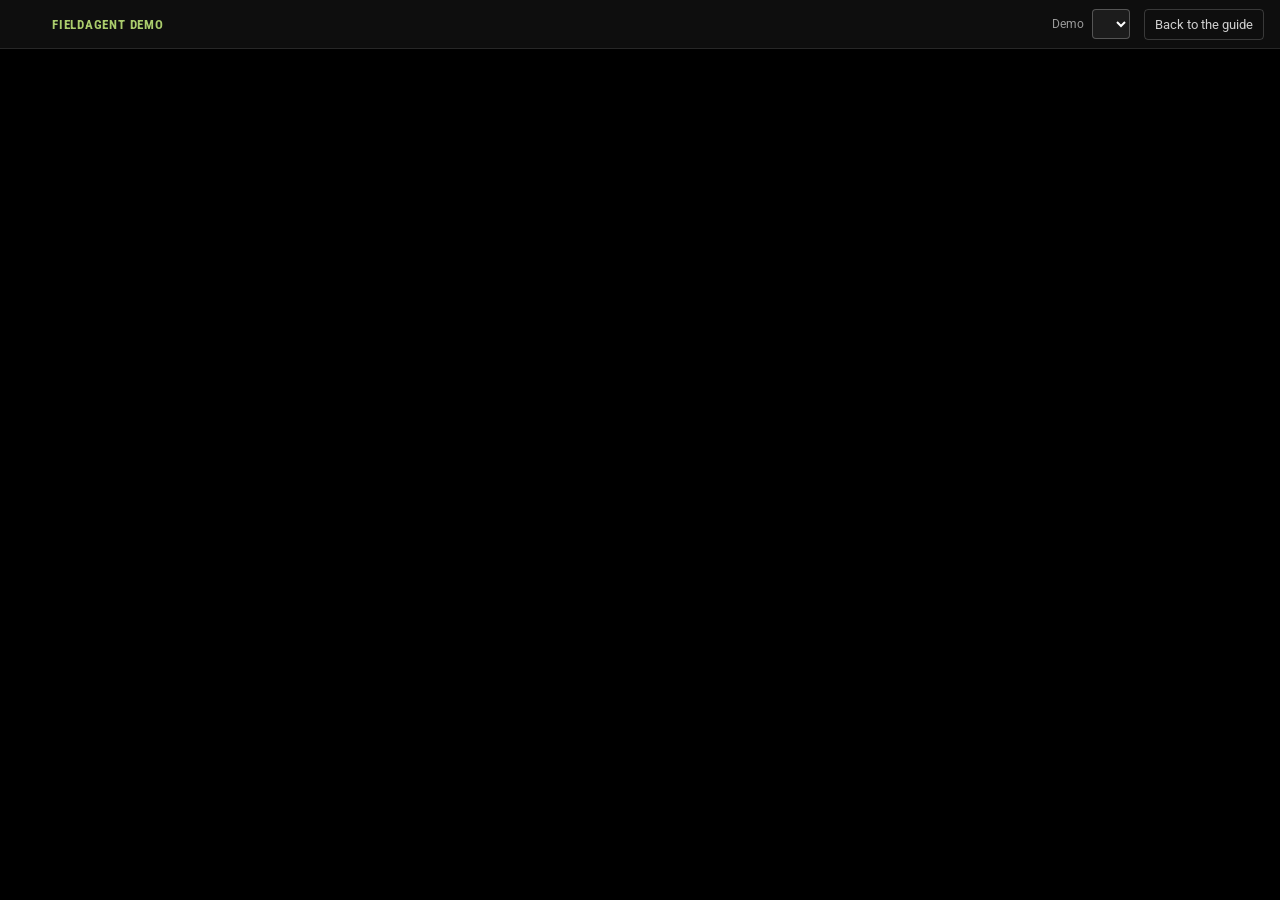
<file: demo.template.html>
<!doctype html>
<html lang="en">
<head>
<meta charset="utf-8">
<meta name="viewport" content="width=device-width, initial-scale=1">
<title>FieldAgent guided demo</title>
<meta name="description" content="An interactive, view-only copy of FieldAgent Web built from a real field, with a step-by-step guide for one feature.">
<meta name="robots" content="noindex">
<link rel="preconnect" href="https://fonts.googleapis.com">
<link rel="stylesheet" href="https://fonts.googleapis.com/css2?family=Roboto:wght@400;500;700&family=Roboto+Condensed:wght@700&display=swap">
<!--STYLES-->
<style>
  html, body { margin: 0; height: 100%; background: #000; color: #fff; font: 14px Roboto, "Helvetica Neue", Helvetica, Arial, sans-serif; color-scheme: dark; }
  body { display: flex; flex-direction: column; min-height: 100vh; min-height: 100dvh; overflow: hidden; }
  .demo-bar { display: none; align-items: center; gap: 14px; height: 48px; padding: 0 16px; background: #0e0e0e; border-bottom: 1px solid rgba(255,255,255,.1); flex: 0 0 auto; }
  body.page .demo-bar { display: flex; }
  .demo-bar .brand { display: inline-flex; align-items: center; gap: 10px; font: 700 13px "Roboto Condensed", "Arial Narrow", Roboto, Arial, sans-serif; letter-spacing: .06em; text-transform: uppercase; color: #aacc6c; white-space: nowrap; }
  .demo-bar .brand svg { width: 26px; height: 25px; }
  .demo-bar .sep { flex: 1; }
  .demo-bar .title { font-size: 14px; color: #fff; white-space: nowrap; overflow: hidden; text-overflow: ellipsis; }
  .demo-bar a { color: #cfcfcf; text-decoration: none; font-size: 13px; padding: 7px 10px; border-radius: 4px; border: 1px solid rgba(255,255,255,.18); white-space: nowrap; }
  .demo-bar a:hover { color: #fff; border-color: rgba(255,255,255,.4); }
  .demo-bar a.primary { background: #799b3e; border-color: #799b3e; color: #fff; }
  .demo-bar .demo-pick { display: inline-flex; align-items: center; gap: 8px; font-size: 12px; color: #9b9b9b; }
  .demo-bar select { background: #1c1c1c; color: #fff; border: 1px solid rgba(255,255,255,.25); border-radius: 4px; padding: 6px 8px; font: inherit; max-width: 240px; }
  #fa-root { flex: 1; min-height: 0; height: 100%; }
  .demo-fallback { padding: 24px; color: #cfcfcf; }
  @media (max-width: 700px) { .demo-bar .title, .demo-bar .hide-sm { display: none !important; } .demo-bar { gap: 10px; padding: 0 12px; } }
</style>
</head>
<body>
<!--SPRITE-->
<header class="demo-bar">
  <span class="brand"><svg aria-hidden="true"><use href="#i-logo" fill="#799B3E"/></svg>FieldAgent demo</span>
  <span class="title" id="demo-title"></span>
  <span class="sep"></span>
  <label class="hide-sm demo-pick">Demo <select id="demo-pick" aria-label="Choose a demo"></select></label>
  <a id="demo-docs" href="https://support.senterasensors.com/fieldagent-documentation-updates" target="_blank" rel="noopener">Back to the guide</a>
</header>
<div id="fa-root" class="fa-app"><div class="demo-fallback">Loading the demo…</div></div>
<!--SCRIPTS-->
<script>
(function () {
  const q = new URLSearchParams(location.search);
  const framed = window.parent !== window;
  // ?mode=page|embed wins; a host page may preset window.FA_MODE; otherwise a framed page is an embed
  const mode = q.get('mode') || window.FA_MODE || (framed ? 'embed' : 'page');
  const gitbookFrame = framed && mode !== 'page';
  // the support site and the path of the FieldAgent space on it come from scenarios.js (window.FA_DOCS)
  const DOCS = (window.FA_DOCS && window.FA_DOCS.site) || 'https://support.senterasensors.com';
  const SPACE = (window.FA_DOCS && window.FA_DOCS.space) || '/fieldagent-documentation-updates';
  const scenarios = window.FA_SCENARIOS || {};
  let id = q.get('s') || q.get('scenario') || 'field-view'; if (!scenarios[id]) id = 'field-view';
  document.body.classList.toggle('page', mode === 'page');
  // ?speed=2 runs every Show me twice as fast, ?speed=0.5 at half speed (handy when checking a demo)
  const speed = parseFloat(q.get('speed')); if (window.FieldAgentTour && speed > 0 && speed <= 20) FieldAgentTour.speed = speed;

  const root = document.getElementById('fa-root'); root.innerHTML = '';
  let tour = null, app = null;
  const send = action => { if (framed) { try { window.parent.postMessage({ action }, '*'); } catch (e) { /* not framed by GitBook */ } } };

  let bootSeq = 0;
  function boot(scenarioId) {
    const sc = scenarios[scenarioId]; const seq = ++bootSeq;
    document.title = `${sc.title} · FieldAgent demo`;
    const t = document.getElementById('demo-title'); if (t) t.textContent = sc.title;
    const d = document.getElementById('demo-docs'); if (d) d.href = DOCS + (sc.page || SPACE);
    if (tour) { tour.destroy(); tour = null; }
    if (!app) {
      app = FieldAgentDemo.mount(root, window.FA_DATA, {
        fullViewport: false, seedLayers: sc.seedLayers !== false, tips: false, leadCapture: false, startField: sc.field,
        blockedMessage: what => `${what} is not part of this demo. In FieldAgent it works from your own account.`,
        downloadMessage: 'Downloads work in your FieldAgent account. This demo is view-only.',
        uploadMessage: 'Uploads happen in your FieldAgent account. This demo is view-only.',
        onEvent: (name, detail) => { if (tour) tour.onEvent(name, detail); },
      });
      window.FA_APP = app;
      if (window.FieldAgentExt) FieldAgentExt.install(app, window.FA_DATA);
    } else {
      // switching scenarios: the tour's own reset re-seeds the field according to the new scenario
      app.opts.seedLayers = sc.seedLayers !== false;
      const fid = sc.field || app.state.fid;
      app.state.seeded[fid] = false; app.state.layersByField[fid] = []; app.state.zonesOn[fid] = [];
      app.state.sources = { surveys: true, satellite: false }; app.state.photo = null; app.state.menu = null; if (app.ext) app.ext.reset(fid); app.openField(fid, false);
    }
    // the engine opens the first field once its base imagery has decoded; the tour's own setup must run after that
    Promise.resolve(app.ready).then(() => {
      if (seq !== bootSeq) return;
      tour = FieldAgentTour.start(app, sc, { docsBase: DOCS, framed: gitbookFrame, onEvent: (name, detail) => { if (window.FA_ANALYTICS) window.FA_ANALYTICS(name, detail); } });
      window.FA_TOUR = tour;
    });
  }

  const pick = document.getElementById('demo-pick');
  if (pick) { Object.values(scenarios).forEach(s => { const o = document.createElement('option'); o.value = s.id; o.textContent = s.title; pick.appendChild(o); }); pick.value = id;
    pick.addEventListener('change', () => { id = pick.value; history.replaceState(null, '', `?s=${encodeURIComponent(id)}&mode=${mode}`); boot(id); }); }

  boot(id);

  // GitBook webframe protocol: announce readiness, ask for a 16:10 frame, accept a scenario from the block's data.
  // (GitBook only listens to frames on its own integration hosts, so from GitHub Pages these are no-ops; the block's
  // aspectRatio prop sets the frame size and ?s= carries the scenario. Kept for a host that does listen.)
  send({ action: '@webframe.ready' });
  send({ action: '@webframe.resize', size: { aspectRatio: 16 / 10 } });
  window.addEventListener('message', e => {
    const st = e.data && e.data.state; if (!st) return;
    const want = st.scenario || st.demo; if (want && scenarios[want] && want !== id) { id = want; boot(id); }
  });
})();
</script>
</body>
</html>
</file>
<file: fa-style.css>
/* FieldAgent design tokens, measured from fieldagent.sentera.com (Sept 2026). Single dark theme by design. */
  .fa-app {
    --fa-bg: #000000; --fa-card: #121212; --fa-row-hover: #2a2a2a; --fa-menu: #262626;
    --fa-text: #ffffff; --fa-text-2: #9b9b9b; --fa-text-3: #6b6b6b; --fa-muted: #444444; --fa-line: rgba(255,255,255,0.12);
    --fa-green: #799b3e; --fa-green-bright: #aacc6c; --fa-blue: #4353b4; --fa-cyan: #00d0ff; --fa-zone: #58a6e0; --fa-map-ground: #04070e;
    --fa-disabled-bg: #1f1f1f; --fa-disabled-text: #5a5a5a; --fa-radius: 8px;
    --fa-shadow: 0 2px 1px -1px rgba(0,0,0,.2), 0 1px 1px 0 rgba(0,0,0,.14), 0 1px 3px 0 rgba(0,0,0,.12);
    --fa-font: Roboto, "Helvetica Neue", Helvetica, Arial, sans-serif; --fa-font-cond: "Roboto Condensed", "Arial Narrow", Roboto, Arial, sans-serif;
    --rail-w: 96px; --panel-w: 400px;
    position: relative; display: flex; width: 100%; height: 100%; min-height: 480px; background: var(--fa-bg); color: var(--fa-text);
    font-family: var(--fa-font); font-size: 13.7px; line-height: 1.5; -webkit-font-smoothing: antialiased; overflow: hidden; color-scheme: dark; text-align: left;
  }
  .fa-app *, .fa-app *::before, .fa-app *::after { box-sizing: border-box; }
  .fa-app [hidden] { display: none !important; }
  .fa-app button { font-family: inherit; }
  .fa-app button:focus-visible, .fa-app [tabindex]:focus-visible, .fa-app input:focus-visible { outline: 2px solid var(--fa-green-bright); outline-offset: 2px; }
  .fa-app svg { display: block; }
  .fa-app .ico { width: 24px; height: 24px; fill: currentColor; }
  .fa-app .ico.sm { width: 20px; height: 20px; }
  .fa-app .ico.xs { width: 18px; height: 18px; }
  .fa-app h1, .fa-app h2, .fa-app h3, .fa-app p { margin: 0; font-family: inherit; text-wrap: auto; }
  .fa-app a { color: inherit; }
  .fa-app table { min-width: 0; }

  /* Nav rail */
  .fa-app .rail { flex: 0 0 var(--rail-w); display: flex; flex-direction: column; align-items: center; padding-top: 12px; }
  .fa-app .rail .logo { width: 41px; height: 40px; margin: 8px 0 18px; }
  .fa-app .rail .tab { display: flex; flex-direction: column; align-items: center; justify-content: center; gap: 8px; min-width: 61px; height: 72px; margin: 0 6px; padding: 9px 2px; border: 0; background: transparent; color: var(--fa-text); font: 700 12px/1.2 var(--fa-font-cond); cursor: pointer; white-space: nowrap; }
  .fa-app .rail .tab.active { color: var(--fa-green-bright); }
  .fa-app .rail .tab:hover:not(.active) { color: #d6d6d6; }
  .fa-app .rail .tab .ico { width: 21px; height: 21px; }

  /* Left panel */
  .fa-app .panel-wrap { position: relative; flex: 0 0 var(--panel-w); width: var(--panel-w); display: flex; flex-direction: column; overflow: hidden; transition: flex-basis .25s ease, width .25s ease; }
  .fa-app.collapsed .panel-wrap { flex-basis: 0; width: 0; }
  .fa-app .panel { position: absolute; inset: 0; display: flex; flex-direction: column; width: var(--panel-w); overflow: hidden; }
  .fa-app.collapsed .panel { visibility: hidden; }
  .fa-app .panel-head { display: flex; align-items: center; gap: 8px; height: 62px; padding: 0 16px 0 8px; flex: 0 0 auto; }
  .fa-app .panel-head .back { display: inline-flex; align-items: center; justify-content: center; width: 45px; height: 45px; border: 0; border-radius: 50%; background: transparent; color: var(--fa-text); cursor: pointer; }
  .fa-app .panel-head .back:hover { background: rgba(255,255,255,.08); }
  .fa-app .panel-head h1 { flex: 1; font-size: 17.14px; font-weight: 500; line-height: 1.6; letter-spacing: .0075em; white-space: nowrap; overflow: hidden; text-overflow: ellipsis; }
  .fa-app .subtitle { padding: 0 16px 8px; margin: -6px 0 0; font-size: 17.14px; font-weight: 500; }
  .fa-app .panel-scroll { flex: 1; overflow-y: auto; overflow-x: hidden; padding: 8px 16px 24px; display: flex; flex-direction: column; gap: 16px; scrollbar-width: thin; scrollbar-color: #3a3a3a transparent; overscroll-behavior: contain; }
  .fa-app .panel-scroll::-webkit-scrollbar { width: 8px; }
  .fa-app .panel-scroll::-webkit-scrollbar-thumb { background: #3a3a3a; border-radius: 4px; }
  .fa-app .collapse { position: absolute; top: 48px; left: calc(var(--rail-w) + var(--panel-w)); z-index: 5; width: 32px; height: 112px; border: 0; border-radius: 0 16px 16px 0; background: #000; color: var(--fa-text); cursor: pointer; display: flex; align-items: center; justify-content: center; transition: left .25s ease; }
  .fa-app.collapsed .collapse { left: var(--rail-w); }
  .fa-app.collapsed .collapse .ico { transform: rotate(180deg); }

  /* Cards */
  .fa-app .card { background: var(--fa-card); border-radius: var(--fa-radius); box-shadow: var(--fa-shadow); padding: 8px 16px 16px; }
  .fa-app .card-title { display: flex; align-items: center; gap: 8px; min-height: 40px; font-size: 17.14px; font-weight: 400; letter-spacing: .0075em; }
  .fa-app .grow { flex: 1; min-width: 0; }
  .fa-app .iconbtn { display: inline-flex; align-items: center; justify-content: center; width: 37px; height: 37px; padding: 0; border: 0; border-radius: 50%; background: transparent; color: var(--fa-text-2); cursor: pointer; }
  .fa-app .iconbtn:hover { background: rgba(255,255,255,.08); color: var(--fa-text); }
  .fa-app .iconbtn.white { color: var(--fa-text); }
  .fa-app .field-label { font-size: 10.67px; font-weight: 500; color: var(--fa-text-2); letter-spacing: .02em; }
  .fa-app .field-value { font-size: 13.7px; margin-bottom: 6px; }
  .fa-app .kv { padding: 2px 0 0 4px; }
  .fa-app .showmore { display: inline-flex; align-items: center; gap: 2px; border: 0; background: transparent; color: var(--fa-text-2); font: 500 10.67px var(--fa-font); cursor: pointer; padding: 4px 0; }
  .fa-app .showmore .ico { width: 16px; height: 16px; transition: transform .15s; }
  .fa-app .showmore.open .ico { transform: rotate(90deg); }
  .fa-app .muted-center { text-align: center; color: var(--fa-text-2); font-size: 10.67px; font-weight: 500; padding: 4px 0 2px; }

  /* Fields list */
  .fa-app .search { display: flex; align-items: center; gap: 8px; margin: 8px 0 12px; padding: 0 8px 0 14px; min-height: 40px; border: 1px solid rgba(255,255,255,.35); border-radius: 4px; color: var(--fa-text-2); }
  .fa-app .search input { flex: 1; min-width: 0; border: 0; background: transparent; color: var(--fa-text); font: 400 13.7px var(--fa-font); outline: none; }
  .fa-app .selects { display: grid; grid-template-columns: 1fr 1fr; gap: 12px; margin-bottom: 12px; }
  .fa-app .showing { font-size: 10.67px; font-weight: 500; color: var(--fa-text-2); margin: 4px 0 6px 4px; }
  .fa-app .field-row { display: flex; align-items: center; gap: 12px; min-height: 48px; margin: 0 -8px; padding: 4px 8px 4px 6px; border-radius: 4px; cursor: pointer; }
  .fa-app .field-row:hover { background: var(--fa-row-hover); }
  .fa-app .field-row .bar { width: 3px; align-self: stretch; background: var(--fa-green-bright); border-radius: 2px; }
  .fa-app .field-row.active .bar { background: var(--fa-cyan); }
  .fa-app .field-row b { display: block; font-size: 13.3px; font-weight: 500; }
  .fa-app .field-row span { display: block; font-size: 10.67px; font-weight: 500; color: var(--fa-text-2); }

  /* Map Layers card */
  .fa-app .layer-empty { display: flex; align-items: center; justify-content: center; height: 42px; margin-top: 4px; border-radius: 4px; background: repeating-linear-gradient(90deg, #2c3a1f 0 40px, #3a4a2a 40px 80px); font-size: 10.67px; font-weight: 700; cursor: pointer; }
  .fa-app .layer-empty .ico { width: 14px; height: 14px; margin: 0 3px; }
  .fa-app .layer-row { position: relative; display: flex; align-items: center; gap: 4px; min-height: 44px; margin: 0 -8px; padding: 2px 6px 2px 4px; border-radius: 4px; cursor: pointer; }
  .fa-app .layer-row:hover { background: var(--fa-row-hover); }
  .fa-app .layer-row.dragging { opacity: .5; }
  .fa-app .layer-row.hidden-layer .layer-name { color: var(--fa-text-2); }
  .fa-app .layer-row .drag-handle { color: var(--fa-text-2); cursor: grab; display: flex; padding: 4px 0; touch-action: none; }
  .fa-app .layer-row .layer-name { flex: 1; min-width: 0; }
  .fa-app .layer-row .layer-name b { display: block; font-size: 13.3px; font-weight: 500; line-height: 1.5; white-space: nowrap; overflow: hidden; text-overflow: ellipsis; }
  .fa-app .layer-row .layer-name span { display: block; font-size: 10.67px; font-weight: 500; color: var(--fa-text-2); white-space: nowrap; overflow: hidden; text-overflow: ellipsis; }
  .fa-app .layer-row .row-actions { display: none; gap: 2px; }
  .fa-app .layer-row:hover .row-actions, .fa-app.touch .layer-row .row-actions { display: flex; }
  .fa-app .row-actions .iconbtn { width: 32px; height: 32px; }

  /* Action buttons */
  .fa-app .actions { display: grid; grid-template-columns: 1fr 1fr; gap: 8px 12px; padding: 12px 8px 8px; }
  .fa-app .actions .btn { display: inline-flex; align-items: center; justify-content: center; gap: 8px; min-height: 40px; padding: 6px 12px; border: 0; border-radius: 4px; background: var(--fa-disabled-bg); color: var(--fa-disabled-text); font: 500 12px/1.2 var(--fa-font); letter-spacing: .04em; text-transform: uppercase; cursor: default; }
  .fa-app .actions .btn.span { grid-column: 1 / -1; }
  .fa-app .actions .btn.primary { background: var(--fa-blue); color: #fff; cursor: pointer; box-shadow: 0 2px 2px rgba(0,0,0,.3); }
  .fa-app .actions .btn.primary:hover { background: #4d5ec9; }
  .fa-app .actions .btn .ico { width: 20px; height: 20px; flex: 0 0 auto; }

  /* Zones */
  .fa-app .zone-row { display: flex; align-items: center; gap: 12px; min-height: 44px; margin: 0 -8px; padding: 4px 8px 4px 6px; border-radius: 4px; }
  .fa-app .zone-row.pick { cursor: pointer; }
  .fa-app .zone-row.pick:hover { background: var(--fa-row-hover); }
  .fa-app .zone-row .bar { width: 3px; align-self: stretch; background: #fff; border-radius: 2px; }
  .fa-app .zone-row .bar.boundary { background: var(--fa-cyan); }
  .fa-app .zone-row b { display: block; font-size: 13.3px; font-weight: 500; }
  .fa-app .zone-row span { display: block; font-size: 10.67px; font-weight: 500; color: var(--fa-text-2); }
  .fa-app .zone-total { text-align: right; font-size: 10.67px; font-weight: 500; color: var(--fa-text-2); padding: 10px 4px 0; }

  /* Add Map Layers view */
  .fa-app .source-toggles { display: grid; grid-template-columns: 1fr 1fr; gap: 12px; margin-top: 4px; }
  .fa-app .source-toggles .card { padding: 10px 12px; display: flex; flex-direction: column; gap: 6px; cursor: pointer; }
  .fa-app .toggle-line { display: flex; align-items: center; gap: 8px; font-size: 13.7px; color: var(--fa-text-2); }
  .fa-app .toggle-line.on { color: var(--fa-muted); }
  .fa-app .switch { position: relative; width: 34px; height: 14px; border-radius: 7px; background: #4a4a4a; flex: 0 0 auto; }
  .fa-app .switch::after { content: ""; position: absolute; top: -3px; left: -2px; width: 20px; height: 20px; border-radius: 50%; background: #bdbdbd; box-shadow: 0 1px 3px rgba(0,0,0,.5); transition: left .15s; }
  .fa-app .switch.on { background: rgba(121,155,62,.5); }
  .fa-app .switch.on::after { left: 16px; background: var(--fa-green); }
  .fa-app .sample-note { font-size: 11.5px; color: var(--fa-text-2); padding: 0 4px; line-height: 1.45; }
  .fa-app .group-head { display: flex; align-items: center; gap: 10px; min-height: 44px; }
  .fa-app .group-head .name { flex: 1; min-width: 0; font-size: 16px; line-height: 1.3; }
  .fa-app .group-head .name b { display: block; font-weight: 400; white-space: nowrap; overflow: hidden; text-overflow: ellipsis; }
  .fa-app .group-head .name span { display: block; font-size: 10.67px; font-weight: 500; color: var(--fa-text-2); }
  .fa-app .group-head .cloud { display: inline-flex; align-items: center; gap: 4px; font-size: 10.67px; font-weight: 500; color: var(--fa-text-2); }
  .fa-app .prod-row { display: flex; align-items: center; gap: 12px; min-height: 44px; margin: 0 -8px; padding: 2px 8px; border-radius: 4px; cursor: pointer; }
  .fa-app .prod-row:hover { background: var(--fa-row-hover); }
  .fa-app .prod-row.off { cursor: default; }
  .fa-app .prod-row.off:hover { background: transparent; }
  .fa-app .prod-row.off .prod-name b, .fa-app .prod-row.off .prod-ico { color: var(--fa-text-3); }
  .fa-app .prod-ico { width: 22px; display: flex; justify-content: center; color: var(--fa-text); }
  .fa-app .prod-name { flex: 1; min-width: 0; }
  .fa-app .prod-name b { display: block; font-size: 13.3px; font-weight: 500; }
  .fa-app .prod-name span { display: block; font-size: 10.67px; font-weight: 500; color: var(--fa-text-2); }
  .fa-app .prod-name .na { color: var(--fa-text-3); }
  .fa-app .prod-row.photos { padding-left: 4px; }
  .fa-app .prod-row.photos .bar { width: 3px; align-self: stretch; border-radius: 2px; background: #a86bd6; margin-right: 4px; }
  .fa-app .radio { width: 19px; height: 19px; border-radius: 50%; border: 1px solid var(--fa-text-2); flex: 0 0 auto; }
  .fa-app .radio.on { border: 0; background: var(--fa-green); position: relative; }
  .fa-app .radio.on::after { content: ""; position: absolute; left: 6px; top: 3px; width: 5px; height: 9px; border: solid #fff; border-width: 0 2px 2px 0; transform: rotate(45deg); }
  .fa-app .radio.off { border-color: #3a3a3a; }
  .fa-app .more-dates { width: 100%; min-height: 36px; border: 1px solid var(--fa-line); border-radius: 4px; background: transparent; color: var(--fa-text-2); font: 500 12px var(--fa-font); cursor: pointer; }
  .fa-app .more-dates:hover { color: var(--fa-text); border-color: rgba(255,255,255,.3); }

  /* Details view */
  .fa-app .kv-block { padding: 0 0 6px 14px; }
  .fa-app .kv-block .k { font-size: 13.7px; font-weight: 500; line-height: 1.6; }
  .fa-app .kv-block .v { font-size: 10.67px; font-weight: 500; color: var(--fa-text-2); margin-bottom: 6px; }
  .fa-app .select { position: relative; margin: 6px 6px 4px 6px; }
  .fa-app .select .label { position: absolute; top: -7px; left: 10px; padding: 0 4px; background: var(--fa-card); font-size: 10.67px; color: var(--fa-text-2); line-height: 1.1; }
  .fa-app .select.open .label, .fa-app .select:hover .label { color: var(--fa-green-bright); }
  .fa-app .select .value { display: flex; align-items: center; justify-content: space-between; gap: 8px; width: 100%; min-height: 40px; padding: 8px 8px 8px 14px; border: 1px solid rgba(255,255,255,.35); border-radius: 4px; background: transparent; color: var(--fa-text); font: 400 13.7px var(--fa-font); text-align: left; cursor: pointer; }
  .fa-app .select .value:hover, .fa-app .select.open .value { border-color: var(--fa-green-bright); }
  .fa-app .select .value .ico { color: var(--fa-text); width: 22px; height: 22px; flex: 0 0 auto; }
  .fa-app .select .value .grad { display: block; flex: 1; height: 22px; border-radius: 2px; }
  .fa-app .menu { position: absolute; left: 0; right: 0; top: calc(100% + 2px); z-index: 20; max-height: 320px; overflow-y: auto; padding: 6px 0; border-radius: 4px; background: var(--fa-menu); box-shadow: 0 5px 5px -3px rgba(0,0,0,.2), 0 8px 10px 1px rgba(0,0,0,.14), 0 3px 14px 2px rgba(0,0,0,.12); }
  .fa-app .menu .sub { padding: 8px 16px 4px; font-size: 10.67px; font-weight: 500; letter-spacing: .06em; text-transform: uppercase; color: var(--fa-text-2); }
  .fa-app .menu .opt { display: flex; align-items: center; gap: 8px; padding: 7px 16px 7px 24px; font-size: 13.3px; cursor: pointer; }
  .fa-app .menu .opt:hover { background: rgba(255,255,255,.08); }
  .fa-app .menu .opt.sel { background: rgba(121,155,62,.16); }
  .fa-app .menu .opt.dis { color: var(--fa-text-3); cursor: default; }
  .fa-app .menu .opt.dis:hover { background: transparent; }
  .fa-app .menu .opt .na-tag { margin-left: auto; font-size: 10px; color: var(--fa-text-3); }
  .fa-app .menu .grad { width: 100%; height: 22px; border-radius: 2px; }
  .fa-app input[type=range].fa-range { -webkit-appearance: none; appearance: none; width: 100%; height: 20px; margin: 0; background: transparent; cursor: pointer; }
  .fa-app input[type=range].fa-range::-webkit-slider-runnable-track { height: 2px; background: #cfcfcf; border-radius: 1px; }
  .fa-app input[type=range].fa-range::-moz-range-track { height: 2px; background: #cfcfcf; border-radius: 1px; }
  .fa-app input[type=range].fa-range::-webkit-slider-thumb { -webkit-appearance: none; width: 14px; height: 14px; margin-top: -6px; border-radius: 50%; background: #fff; border: 0; transition: box-shadow .15s; }
  .fa-app input[type=range].fa-range:hover::-webkit-slider-thumb { box-shadow: 0 0 0 8px rgba(255,255,255,.16); }
  .fa-app input[type=range].fa-range::-moz-range-thumb { width: 14px; height: 14px; border-radius: 50%; background: #fff; border: 0; }
  .fa-app .slider-row { padding: 10px 8px 0; }
  .fa-app .slider-caption { text-align: right; font-size: 13.3px; margin: 2px 8px 0 0; font-variant-numeric: tabular-nums; }
  .fa-app .hist { display: block; width: 100%; height: 110px; margin-top: 10px; }
  .fa-app .dual { position: relative; height: 24px; margin: 2px 8px 0; }
  .fa-app .dual .track { position: absolute; left: 0; right: 0; top: 11px; height: 2px; background: #6a6a6a; border-radius: 1px; }
  .fa-app .dual .fill { position: absolute; top: 11px; height: 2px; background: #fff; }
  .fa-app .dual input[type=range] { position: absolute; left: -7px; right: -7px; width: calc(100% + 14px); top: 0; height: 24px; margin: 0; -webkit-appearance: none; appearance: none; background: transparent; pointer-events: none; }
  .fa-app .dual input[type=range]::-webkit-slider-runnable-track { height: 24px; background: transparent; }
  .fa-app .dual input[type=range]::-moz-range-track { height: 24px; background: transparent; }
  .fa-app .dual input[type=range]::-webkit-slider-thumb { -webkit-appearance: none; pointer-events: auto; width: 14px; height: 14px; margin-top: 5px; border-radius: 50%; background: #fff; border: 0; cursor: pointer; }
  .fa-app .dual input[type=range]::-moz-range-thumb { pointer-events: auto; width: 14px; height: 14px; border-radius: 50%; background: #fff; border: 0; cursor: pointer; }
  .fa-app .chips { position: relative; height: 28px; margin: 4px 8px 6px; }
  .fa-app .chip { position: absolute; top: 0; transform: translateX(-50%); padding: 3px 8px; border: 0; border-radius: 3px; background: #3a3a3a; color: var(--fa-text); font-family: inherit; font-size: 11px; font-weight: 500; letter-spacing: 0; white-space: nowrap; font-variant-numeric: tabular-nums; cursor: default; }
  .fa-app .chip::before { content: ""; position: absolute; left: 50%; top: -5px; margin-left: -5px; border: 5px solid transparent; border-top: 0; border-bottom-color: #3a3a3a; }
  .fa-app .seg { display: grid; grid-auto-flow: column; grid-auto-columns: 1fr; margin: 6px 6px 12px; border: 1px solid var(--fa-green); border-radius: 4px; overflow: hidden; }
  .fa-app .seg button { min-height: 32px; border: 0; border-right: 1px solid var(--fa-green); background: transparent; color: var(--fa-text); font: 500 13.3px var(--fa-font); cursor: pointer; }
  .fa-app .seg button:last-child { border-right: 0; }
  .fa-app .seg button.on { background: var(--fa-green); color: #fff; }
  .fa-app .seg button:not(.on):hover { background: rgba(121,155,62,.18); }
  .fa-app .toggle-row { display: flex; align-items: center; gap: 14px; padding: 12px 6px 4px; font-size: 13.7px; cursor: pointer; }
  .fa-app .bin-table { width: 100%; border-collapse: collapse; margin: 8px 0 0; font-size: 12px; font-variant-numeric: tabular-nums; }
  .fa-app .bin-table td { padding: 5px 6px; border-top: 1px solid var(--fa-line); border-bottom: 0; font-family: inherit; text-transform: none; letter-spacing: 0; }
  .fa-app .bin-table td:last-child { text-align: right; }
  .fa-app .bin-table .sw { display: inline-block; width: 12px; height: 12px; border-radius: 2px; vertical-align: -1px; margin-right: 8px; }
  .fa-app .stat-row { display: flex; align-items: center; gap: 12px; padding: 8px 0 0 4px; }
  .fa-app .stat-row .bar { width: 3px; align-self: stretch; background: #fff; border-radius: 2px; }
  .fa-app .stat-row .bar.boundary { background: var(--fa-cyan); }
  .fa-app .stat-row b { display: block; font-size: 13.3px; font-weight: 500; }
  .fa-app .stat-row span { display: block; font-size: 10.67px; font-weight: 500; color: var(--fa-text-2); }
  .fa-app .stat-row .avg { text-align: right; }
  .fa-app .stat-row .avg b { font-size: 15px; font-variant-numeric: tabular-nums; }
  .fa-app .dl-row { display: flex; align-items: center; gap: 12px; padding: 8px 0 0 14px; }
  .fa-app .dl-row b { display: block; font-size: 13.7px; font-weight: 500; }
  .fa-app .dl-row span { display: block; font-size: 10.67px; font-weight: 500; color: var(--fa-text-2); }
  .fa-app .dl-btn { width: 36px; height: 36px; border: 0; border-radius: 4px; background: var(--fa-blue); color: #fff; display: inline-flex; align-items: center; justify-content: center; cursor: pointer; box-shadow: 0 2px 2px rgba(0,0,0,.3); }
  .fa-app .delete-bar { width: 100%; min-height: 36px; border: 0; border-radius: 4px; background: var(--fa-disabled-bg); color: var(--fa-disabled-text); font: 500 12px var(--fa-font); letter-spacing: .06em; text-transform: uppercase; cursor: default; }
  .fa-app .tip { font-size: 10.67px; color: var(--fa-text-3); padding: 4px 14px 0; }

  /* Order Mosaics / Import Imagery forms */
  .fa-app .order-sec { padding: 6px 0 2px; }
  .fa-app .order-sec-title { display: flex; align-items: center; gap: 4px; min-height: 36px; font-size: 13.7px; font-weight: 500; }
  .fa-app .order-sec-title .iconbtn { width: 28px; height: 28px; }
  .fa-app .cb-row { display: flex; align-items: center; gap: 12px; min-height: 40px; margin: 0 -8px; padding: 2px 8px; border-radius: 4px; cursor: pointer; font-size: 13.3px; }
  .fa-app .cb-row:hover { background: var(--fa-row-hover); }
  .fa-app .cb-row.nested { margin-left: 22px; min-height: 36px; color: var(--fa-text-2); }
  .fa-app .cb-row.dis { color: var(--fa-text-3); cursor: default; }
  .fa-app .cb-row.dis:hover { background: transparent; }
  .fa-app .cb { position: relative; width: 18px; height: 18px; flex: 0 0 auto; border: 2px solid var(--fa-text-2); border-radius: 2px; }
  .fa-app .cb-row.dis .cb { border-color: #3a3a3a; }
  .fa-app .cb.on { border-color: var(--fa-green); background: var(--fa-green); }
  .fa-app .cb.on::after { content: ""; position: absolute; left: 4px; top: 0px; width: 5px; height: 9px; border: solid #fff; border-width: 0 2px 2px 0; transform: rotate(45deg); }
  .fa-app .sum-row { padding: 8px 0 4px 4px; }
  .fa-app .sum-row b { display: block; font-size: 13.3px; font-weight: 500; }
  .fa-app .sum-row span { display: block; font-size: 10.67px; font-weight: 500; color: var(--fa-text-2); }
  .fa-app .submit-bar { width: 100%; min-height: 40px; border: 0; border-radius: 4px; background: var(--fa-disabled-bg); color: var(--fa-disabled-text); font: 500 13px var(--fa-font); letter-spacing: .06em; text-transform: uppercase; cursor: default; }
  .fa-app .submit-bar.on { background: var(--fa-blue); color: #fff; cursor: pointer; box-shadow: 0 2px 2px rgba(0,0,0,.3); }
  .fa-app .submit-bar.on:hover { background: #4d5ec9; }
  .fa-app .radio-row { display: flex; align-items: center; gap: 12px; min-height: 40px; margin: 0 -8px; padding: 2px 8px; border-radius: 4px; cursor: pointer; font-size: 13.3px; }
  .fa-app .radio-row:hover { background: var(--fa-row-hover); }
  .fa-app .rd { position: relative; width: 19px; height: 19px; flex: 0 0 auto; border: 2px solid var(--fa-text-2); border-radius: 50%; }
  .fa-app .rd.on { border-color: var(--fa-green); }
  .fa-app .rd.on::after { content: ""; position: absolute; inset: 3px; border-radius: 50%; background: var(--fa-green); }
  .fa-app .textfield { position: relative; display: block; margin: 14px 6px 4px; }
  .fa-app .textfield .label { position: absolute; top: -7px; left: 10px; padding: 0 4px; background: var(--fa-card); font-size: 10.67px; color: var(--fa-text-2); line-height: 1.1; }
  .fa-app .textfield input, .fa-app .textfield textarea { width: 100%; min-height: 40px; padding: 10px 12px; border: 1px solid rgba(255,255,255,.35); border-radius: 4px; background: transparent; color: var(--fa-text); font: 400 13.7px var(--fa-font); resize: vertical; color-scheme: dark; }
  .fa-app .textfield input:focus, .fa-app .textfield textarea:focus { outline: none; border-color: var(--fa-green-bright); }
  .fa-app .dropzone { display: flex; flex-direction: column; align-items: center; justify-content: center; gap: 4px; min-height: 132px; margin-top: 0; border: 2px dashed rgba(255,255,255,.28); text-align: center; cursor: pointer; padding: 16px; }
  .fa-app .dropzone:hover { border-color: var(--fa-green-bright); }
  .fa-app .dropzone .ico { width: 34px; height: 34px; color: var(--fa-text-2); margin-bottom: 4px; }
  .fa-app .dropzone b { font-size: 13.7px; font-weight: 500; }
  .fa-app .dropzone span { font-size: 10.67px; font-weight: 500; color: var(--fa-text-2); }
  .fa-app .dropzone .na { color: var(--fa-text-3); margin-top: 6px; }
  .fa-app .zone-row.active { background: var(--fa-row-hover); }
  .fa-app .field-row .ico { color: var(--fa-text-2); }

  /* Map */
  .fa-app .map { position: relative; flex: 1; min-width: 0; background: var(--fa-map-ground); overflow: hidden; }
  .fa-app .map canvas { position: absolute; inset: 0; width: 100%; height: 100%; cursor: grab; touch-action: none; }
  .fa-app .map canvas.grabbing { cursor: grabbing; }
  .fa-app .ctrl-tr { position: absolute; top: 21px; right: 16px; display: flex; flex-direction: column; align-items: flex-end; gap: 19px; }
  .fa-app .avatar { width: 54px; height: 54px; border: 0; border-radius: 50%; background: transparent; padding: 0; color: #fff; cursor: pointer; filter: drop-shadow(0 0 5px rgba(0,0,0,.5)); }
  .fa-app .avatar .ico { width: 54px; height: 54px; }
  .fa-app .ruler { width: 54px; height: 54px; border: 1px solid var(--fa-line); border-radius: 4px; background: #121212; color: #fff; display: inline-flex; align-items: center; justify-content: center; cursor: pointer; }
  .fa-app .ruler.on { border-color: var(--fa-green-bright); color: var(--fa-green-bright); }
  .fa-app .ruler .ico { width: 26px; height: 26px; }
  .fa-app .locate { position: absolute; right: 14px; bottom: 150px; width: 30px; height: 30px; border: 0; border-radius: 4px; background: #fff; color: #333; display: inline-flex; align-items: center; justify-content: center; cursor: pointer; box-shadow: 0 0 0 2px rgba(0,0,0,.1); }
  .fa-app .locate .ico { width: 20px; height: 20px; }
  .fa-app .street { position: absolute; right: 10px; bottom: 42px; width: 88px; height: 88px; border: 0; border-radius: 4px; padding: 0; overflow: hidden; cursor: pointer; background: #dfe7ea; box-shadow: 0 1px 4px rgba(0,0,0,.4); }
  .fa-app .street .thumb { position: absolute; inset: 0; background-color: #e9eef0; background-image: linear-gradient(#c9d3d8 1px, transparent 1px), linear-gradient(90deg, #c9d3d8 1px, transparent 1px); background-size: 22px 22px; }
  .fa-app .street .thumb::before { content: ""; position: absolute; left: 30px; top: 0; bottom: 0; width: 6px; background: #ffd966; }
  .fa-app .street .thumb::after { content: ""; position: absolute; left: 0; right: 0; top: 52px; height: 5px; background: #fff; box-shadow: 0 0 0 1px #d7dde0; }
  .fa-app .street span { position: absolute; left: 6px; bottom: 4px; font-size: 11px; color: #222; text-shadow: 0 0 2px #fff; }
  .fa-app .scale { position: absolute; right: 106px; bottom: 44px; height: 20px; padding: 0 6px; border: 2px solid #333; border-top: 0; background: rgba(255,255,255,.53); color: #000; font-size: 10px; line-height: 16px; }
  .fa-app .attrib { position: absolute; right: 0; bottom: 0; padding: 2px 6px; background: rgba(0,0,0,.5); color: rgba(255,255,255,.75); font-size: 10.5px; }
  .fa-app .attrib a { color: inherit; text-decoration: none; }
  .fa-app .hint { position: absolute; left: 16px; bottom: 24px; width: fit-content; max-width: min(520px, calc(100% - 210px)); padding: 10px 14px 10px 16px; border-radius: 6px; background: rgba(18,18,18,.92); color: var(--fa-text); font-size: 12.5px; line-height: 1.45; display: flex; align-items: center; gap: 12px; box-shadow: 0 4px 16px rgba(0,0,0,.5); z-index: 6; }
  .fa-app .hint .ico { width: 22px; height: 22px; flex: 0 0 auto; color: var(--fa-green-bright); }
  .fa-app .hint button { border: 0; background: transparent; color: var(--fa-text-2); cursor: pointer; padding: 4px; margin-left: auto; display: inline-flex; }
  .fa-app .hint button:hover { color: #fff; }
  .fa-app .measure-out { position: absolute; left: 16px; top: 21px; padding: 6px 10px; border-radius: 4px; background: rgba(18,18,18,.92); font-size: 12.5px; font-variant-numeric: tabular-nums; }
  .fa-app .toast { position: absolute; left: 50%; top: 18px; transform: translateX(-50%); max-width: calc(100% - 32px); padding: 8px 14px; border-radius: 4px; background: #2b2b2b; color: #fff; font-size: 12.5px; box-shadow: 0 4px 12px rgba(0,0,0,.5); opacity: 0; transition: opacity .2s; pointer-events: none; z-index: 7; }
  .fa-app .toast.show { opacity: 1; }
  .fa-app .loading { position: absolute; inset: 0; display: flex; align-items: center; justify-content: center; gap: 12px; background: var(--fa-map-ground); color: var(--fa-text-2); font-size: 13px; z-index: 3; }
  .fa-app .loading .spin { width: 22px; height: 22px; border: 3px solid #333; border-top-color: var(--fa-green-bright); border-radius: 50%; animation: fa-spin 1s linear infinite; }
  @keyframes fa-spin { to { transform: rotate(360deg); } }
  .fa-app .pin { position: absolute; width: 28px; height: 40px; margin: -40px 0 0 -14px; color: var(--fa-green-bright); filter: drop-shadow(0 2px 3px rgba(0,0,0,.6)); cursor: pointer; pointer-events: auto; }
  .fa-app .pin svg { width: 28px; height: 40px; }
  .fa-app .pin-label { position: absolute; transform: translate(-50%, 6px); padding: 3px 8px; border-radius: 3px; background: rgba(18,18,18,.9); font-size: 11px; font-weight: 500; white-space: nowrap; pointer-events: none; }
  .fa-app .pins { position: absolute; inset: 0; pointer-events: none; }

  /* Phone bar (portrait phones only) */
  .fa-app .phone-bar { display: none; }
  .fa-app .sheet-handle { display: none; }
  .fa-app .rotate-hint { display: none; }
  @media (prefers-reduced-motion: reduce) { .fa-app .loading .spin { animation: none; } .fa-app .panel-wrap, .fa-app .collapse { transition: none; } }

  /* Tablet / narrow desktop */
  @media (max-width: 900px) { .fa-app { --rail-w: 72px; --panel-w: 340px; } .fa-app .rail .tab { min-width: 60px; margin: 0; } }

  /* Landscape phones: keep the desktop layout, drop the rail, narrow the panel */
  @media (max-height: 520px) and (min-width: 560px) { .fa-app { --rail-w: 0px; --panel-w: 300px; } .fa-app .rail { display: none; } .fa-app .hint, .fa-app .street { display: none; } .fa-app .scale { right: 10px; bottom: 26px; } .fa-app .ctrl-tr { top: 10px; gap: 10px; } .fa-app .avatar, .fa-app .avatar .ico { width: 40px; height: 40px; } .fa-app .ruler { width: 40px; height: 40px; } .fa-app .collapse { top: 24px; } }

  /* Portrait phones: map first, panel as a bottom sheet */
  @media (max-width: 700px) and (orientation: portrait) {
    .fa-app { display: block; }
    .fa-app .rail { display: none; }
    .fa-app .collapse { display: none; }
    .fa-app .phone-bar { display: flex; align-items: center; gap: 4px; position: absolute; left: 0; right: 0; top: 0; height: 52px; padding: 0 8px; background: rgba(0,0,0,.92); z-index: 8; }
    .fa-app .phone-bar .logo { width: 30px; height: 29px; margin: 0 6px 0 4px; }
    .fa-app .phone-bar .title { flex: 1; min-width: 0; font-size: 15px; font-weight: 500; white-space: nowrap; overflow: hidden; text-overflow: ellipsis; }
    .fa-app .phone-bar .fields-btn { display: inline-flex; align-items: center; gap: 6px; border: 0; border-radius: 16px; padding: 6px 12px 6px 8px; background: rgba(255,255,255,.08); color: var(--fa-green-bright); font: 700 12px var(--fa-font-cond); cursor: pointer; }
    .fa-app .phone-bar .fields-btn .ico { width: 18px; height: 18px; }
    .fa-app .map { position: absolute; inset: 0; }
    .fa-app .ctrl-tr { top: 64px; right: 10px; gap: 10px; }
    .fa-app .avatar { display: none; }
    .fa-app .ruler { width: 40px; height: 40px; }
    .fa-app .ruler .ico { width: 22px; height: 22px; }
    .fa-app .locate { bottom: calc(var(--sheet-h, 42%) + 34px); right: 15px; transition: bottom .25s ease; }
    .fa-app .street { display: none; }
    .fa-app .hint { display: none; }
    .fa-app .scale { left: 10px; right: auto; bottom: calc(var(--sheet-h, 42%) + 24px); transition: bottom .25s ease; }
    .fa-app .attrib { bottom: var(--sheet-h, 42%); right: 0; transition: bottom .25s ease; }
    .fa-app .measure-out { top: 64px; left: 12px; }
    .fa-app .panel-wrap { position: absolute; left: 0; right: 0; bottom: 0; top: auto; width: auto; height: var(--sheet-h, 42%); flex: none; background: var(--fa-bg); border-radius: 14px 14px 0 0; box-shadow: 0 -6px 24px rgba(0,0,0,.6); z-index: 9; transition: height .25s ease; overflow: visible; }
    .fa-app .panel-wrap.dragging { transition: none; }
    .fa-app.sheet-dragging .locate, .fa-app.sheet-dragging .scale, .fa-app.sheet-dragging .attrib { transition: none; }
    .fa-app .panel { width: auto; top: 22px; border-radius: 14px 14px 0 0; visibility: visible; }
    .fa-app.collapsed .panel-wrap { height: 22px; width: auto; }
    .fa-app.collapsed .panel { visibility: hidden; }
    .fa-app .sheet-handle { display: flex; align-items: center; justify-content: center; position: absolute; left: 0; right: 0; top: 0; height: 22px; cursor: grab; touch-action: none; z-index: 10; }
    .fa-app .sheet-handle::before { content: ""; width: 44px; height: 4px; border-radius: 2px; background: #5a5a5a; }
    .fa-app .panel-head { height: 48px; }
    .fa-app .panel-scroll { padding: 4px 12px 24px; gap: 12px; }
    .fa-app .rotate-hint { display: flex; align-items: center; gap: 10px; position: absolute; left: 12px; right: 12px; top: 64px; padding: 10px 12px; border-radius: 6px; background: rgba(18,18,18,.94); color: var(--fa-text); font-size: 12.5px; line-height: 1.4; box-shadow: 0 4px 16px rgba(0,0,0,.5); z-index: 8; }
    .fa-app .rotate-hint .ico { width: 24px; height: 24px; flex: 0 0 auto; color: var(--fa-green-bright); }
    .fa-app .rotate-hint button { border: 0; background: transparent; color: var(--fa-text-2); padding: 4px; margin-left: auto; display: inline-flex; cursor: pointer; }
    .fa-app .rotate-hint.hidden { display: none; }
    .fa-app:has(.rotate-hint:not(.hidden)) .ctrl-tr { top: 126px; }
  }
  /* ---- v3 additions ---- */
  .fa-app.report-mode .hint, .fa-app.report-mode .ctrl-tr, .fa-app.report-mode .locate, .fa-app.report-mode .scale, .fa-app.report-mode .street, .fa-app.report-mode .attrib, .fa-app.report-mode .org, .fa-app.report-mode .draw-tools, .fa-app.report-mode .pins { display: none !important; }
  /* organisation select (logged-in header control) */
  .fa-app .org { position: absolute; left: 50%; top: 14px; transform: translateX(-50%); width: min(340px, calc(100% - 200px)); }
  .fa-app .org .select { margin: 0; }
  .fa-app .org .select .label { background: var(--fa-bg); }
  .fa-app .org .select .value { background: var(--fa-bg); min-height: 44px; border-color: rgba(255,255,255,.5); font-size: 16px; }
  /* thumbnail strip in the empty Map Layers card */
  .fa-app .thumbs { position: relative; display: flex; gap: 4px; height: 58px; margin-top: 8px; padding: 0 4px; align-items: center; justify-content: center; cursor: pointer; }
  .fa-app .thumbs canvas, .fa-app .thumbs .ph { width: 58px; height: 52px; border-radius: 3px; background: #2b3323; flex: 0 0 auto; opacity: .9; }
  .fa-app .thumbs .cta { position: absolute; inset: 0; display: flex; align-items: center; justify-content: center; gap: 4px; font-size: 11px; font-weight: 700; text-shadow: 0 0 4px #000, 0 0 8px #000; }
  .fa-app .thumbs .cta .ico { width: 16px; height: 16px; filter: drop-shadow(0 0 3px #000); }
  /* layer rows: photo dots have a colour bar instead of a handle */
  .fa-app .layer-row .pbar { width: 3px; align-self: stretch; border-radius: 2px; margin: 2px 6px 2px 2px; flex: 0 0 auto; }
  .fa-app .layer-row.dragging { opacity: .92; background: var(--fa-row-hover); box-shadow: 0 6px 18px rgba(0,0,0,.6); z-index: 3; position: relative; }
  .fa-app .layer-row.shift { transition: transform .12s ease; }
  /* tips (demo annotations, not part of FieldAgent) */
  .fa-app .tip-card { display: flex; align-items: flex-start; gap: 10px; margin: 8px -4px 4px; padding: 9px 10px 9px 12px; border-radius: 6px; background: rgba(121,155,62,.14); border: 1px solid rgba(170,204,108,.35); color: var(--fa-text); font-size: 12px; line-height: 1.45; }
  .fa-app .tip-card .ico { width: 18px; height: 18px; flex: 0 0 auto; color: var(--fa-green-bright); margin-top: 1px; }
  .fa-app .tip-card b { font-weight: 500; }
  .fa-app .tip-card button { border: 0; background: transparent; color: var(--fa-text-2); cursor: pointer; padding: 0; margin-left: auto; display: inline-flex; flex: 0 0 auto; }
  .fa-app .tip-card button:hover { color: #fff; }
  .fa-app .tip-card kbd { font: inherit; color: var(--fa-green-bright); }
  /* zones */
  .fa-app .zone-row .check { width: 22px; height: 22px; border-radius: 50%; border: 2px solid #4a4a4a; flex: 0 0 auto; position: relative; }
  .fa-app .zone-row .check.on { border: 0; background: var(--fa-green); }
  .fa-app .zone-row .check.on::after { content: ""; position: absolute; left: 8px; top: 4px; width: 5px; height: 10px; border: solid #fff; border-width: 0 2px 2px 0; transform: rotate(45deg); }
  .fa-app .zone-row.on { background: var(--fa-row-hover); }
  .fa-app .hr { height: 1px; background: rgba(255,255,255,.7); margin: 4px 0 6px; }
  .fa-app .btn-wide { display: flex; align-items: center; justify-content: center; gap: 8px; width: 100%; min-height: 44px; margin-top: 10px; border: 0; border-radius: 4px; font: 500 13.7px var(--fa-font); letter-spacing: .06em; text-transform: uppercase; cursor: pointer; }
  .fa-app .btn-wide.blue { background: var(--fa-blue); color: #fff; }
  .fa-app .btn-wide.red { background: #d9483b; color: #fff; }
  .fa-app .btn-wide.disabled { background: var(--fa-disabled-bg); color: var(--fa-disabled-text); cursor: default; }
  .fa-app .draw-tools { position: absolute; right: 12px; top: 110px; width: 148px; padding: 8px 0; border-radius: 10px; background: #121212; box-shadow: 0 4px 16px rgba(0,0,0,.6); display: flex; flex-direction: column; z-index: 5; }
  .fa-app .draw-tools button { display: flex; flex-direction: column; align-items: center; gap: 6px; padding: 12px 6px; border: 0; background: transparent; color: var(--fa-text); font: 700 12px var(--fa-font-cond); cursor: pointer; }
  .fa-app .draw-tools button.on { color: var(--fa-green-bright); }
  .fa-app .draw-tools button .ico { width: 22px; height: 22px; }
  /* photo dots */
  .fa-app .photo-modal { position: absolute; inset: 0; z-index: 30; background: rgba(0,0,0,.55); display: flex; align-items: center; justify-content: center; padding: 12px; }
  .fa-app .photo-dlg { position: relative; width: min(1040px, 100%); height: min(930px, 100%); background: #121212; border-radius: 6px; box-shadow: 0 12px 40px rgba(0,0,0,.7); display: grid; grid-template-columns: minmax(0, 1fr) 300px; grid-template-rows: auto minmax(0, 1fr) auto; overflow: hidden; }
  .fa-app .photo-close { position: absolute; top: 18px; right: 18px; z-index: 2; }
  /* "send this dataset to my inbox" — opened by every download button */
  .fa-app .lead-modal { position: absolute; inset: 0; z-index: 40; background: rgba(0,0,0,.62); display: flex; align-items: center; justify-content: center; padding: 16px; }
  .fa-app .lead-dlg { position: relative; width: min(430px, 100%); max-height: 100%; overflow: auto; background: #121212; border-radius: 6px; padding: 22px 24px 18px; box-shadow: 0 12px 40px rgba(0,0,0,.7); }
  .fa-app .lead-dlg h2 { margin: 0 32px 12px 0; font-size: 18px; font-weight: 500; line-height: 1.25; }
  .fa-app .lead-close { position: absolute; top: 12px; right: 12px; }
  .fa-app .lead-dlg p { margin: 10px 0 4px; font-size: 13px; line-height: 1.5; color: var(--fa-text); }
  .fa-app .lead-dlg .dataset { display: flex; align-items: center; gap: 12px; padding: 10px 12px; border-radius: 6px; background: #1c1c1c; border: 1px solid #2c2c2c; }
  .fa-app .lead-dlg .dataset .ico { width: 26px; height: 26px; flex: 0 0 auto; color: var(--fa-green-bright); }
  .fa-app .lead-dlg .dataset b { display: block; font-size: 13.7px; font-weight: 500; }
  .fa-app .lead-dlg .dataset span { display: block; font-size: 11px; color: var(--fa-text-2); }
  .fa-app .lead-dlg .dataset .file { color: var(--fa-green-bright); font-weight: 500; }
  .fa-app .lead-dlg .textfield { margin: 18px 0 6px; }
  .fa-app .lead-dlg .textfield .label { background: #121212; }
  .fa-app .lead-dlg .err { margin: 2px 2px 0; font-size: 11.5px; color: #ff6b6b; }
  .fa-app .lead-dlg .btn-wide { margin-top: 12px; }
  .fa-app .lead-dlg .fine { margin-top: 10px; font-size: 10.67px; line-height: 1.45; color: var(--fa-text-3); }
  .fa-app .lead-dlg .done { display: flex; align-items: flex-start; gap: 12px; margin-top: 14px; padding: 12px; border-radius: 6px; background: rgba(121,155,62,.16); border: 1px solid rgba(170,204,108,.35); }
  .fa-app .lead-dlg .done .ico { width: 24px; height: 24px; flex: 0 0 auto; color: var(--fa-green-bright); }
  .fa-app .lead-dlg .done b { display: block; font-size: 13.5px; font-weight: 500; }
  .fa-app .lead-dlg .done span { display: block; margin-top: 3px; font-size: 11.5px; color: var(--fa-text-2); word-break: break-word; }
  .fa-app .band-tabs { grid-column: 1; display: flex; justify-content: center; padding: 22px 0 0; }
  .fa-app .band-tabs .pill { display: inline-flex; gap: 4px; padding: 4px; border-radius: 20px; background: #262626; }
  .fa-app .band-tabs button { border: 0; border-radius: 16px; padding: 6px 12px; background: transparent; color: var(--fa-text); font: 500 12px var(--fa-font); letter-spacing: .04em; text-transform: uppercase; cursor: pointer; }
  .fa-app .band-tabs button.on { background: #4a4a4a; }
  .fa-app .band-tabs button.dim { color: var(--fa-text-3); }
  .fa-app .photo-stage { grid-column: 1; grid-row: 2; position: relative; display: flex; align-items: center; justify-content: center; padding: 16px 24px; min-height: 0; overflow: hidden; }
  .fa-app .photo-stage img { max-width: 100%; max-height: 100%; object-fit: contain; border-radius: 2px; user-select: none; transition: transform .15s ease; }
  .fa-app .photo-stage .zoomers { position: absolute; top: 28px; right: 34px; display: flex; flex-direction: column; gap: 4px; }
  .fa-app .photo-stage .zoomers button { width: 30px; height: 30px; border: 0; border-radius: 3px; background: rgba(255,255,255,.9); color: #222; font: 700 20px/1 var(--fa-font); cursor: pointer; }
  .fa-app .photo-stage .missing { color: var(--fa-text-2); font-size: 13px; text-align: center; max-width: 36em; }
  .fa-app .photo-side { grid-column: 2; grid-row: 1 / 3; border-left: 1px solid var(--fa-line); padding: 26px 24px 16px; overflow-y: auto; scrollbar-width: thin; }
  .fa-app .photo-side h2 { font-size: 22px; font-weight: 400; margin: 14px 0 10px; }
  .fa-app .photo-side .dl { width: 38px; height: 38px; border: 0; border-radius: 4px; background: var(--fa-blue); color: #fff; display: inline-flex; align-items: center; justify-content: center; cursor: pointer; }
  .fa-app .photo-side .when { display: flex; gap: 10px; font-size: 16px; line-height: 1.3; margin-bottom: 14px; }
  .fa-app .photo-side .when span + span { border-left: 1px solid var(--fa-text-3); padding-left: 10px; }
  .fa-app .photo-side .note { display: flex; gap: 10px; align-items: flex-start; padding: 10px 12px; border-radius: 4px; background: #1c1c1c; color: var(--fa-text-2); font-size: 15px; line-height: 1.35; margin-bottom: 16px; }
  .fa-app .photo-side .note .ico { width: 22px; height: 22px; color: var(--fa-green-bright); flex: 0 0 auto; }
  .fa-app .photo-side .kv2 { display: grid; grid-template-columns: 1fr 1fr; gap: 6px 12px; margin-bottom: 26px; }
  .fa-app .photo-side .kv2 .full { grid-column: 1 / -1; }
  .fa-app .photo-side .kv2 .k { font-size: 10.67px; font-weight: 500; color: var(--fa-text-2); white-space: nowrap; overflow: hidden; text-overflow: ellipsis; }
  .fa-app .photo-side .kv2 .v { font-size: 15px; }
  .fa-app .meta-head { display: flex; align-items: center; gap: 6px; font-size: 22px; font-weight: 400; cursor: pointer; margin: 4px 0; }
  .fa-app .meta-head .ico { width: 20px; height: 20px; transition: transform .15s; }
  .fa-app .meta-head.open .ico { transform: rotate(90deg); }
  .fa-app .meta-sub { display: flex; align-items: center; gap: 4px; font-size: 15px; cursor: pointer; padding: 6px 0; }
  .fa-app .meta-sub .ico { width: 18px; height: 18px; transition: transform .15s; }
  .fa-app .meta-sub.open .ico { transform: rotate(90deg); }
  .fa-app .meta-table { width: 100%; border-collapse: collapse; font-size: 12px; margin: 2px 0 8px; }
  .fa-app .meta-table th { text-align: left; font-weight: 500; color: var(--fa-text); padding: 8px 6px; border-bottom: 1px solid rgba(255,255,255,.35); }
  .fa-app .meta-table td { padding: 7px 6px; border-bottom: 1px solid var(--fa-line); vertical-align: top; word-break: break-word; }
  .fa-app .meta-table td:first-child { color: var(--fa-text); white-space: nowrap; }
  .fa-app .meta-table td:last-child { color: var(--fa-text-2); }
  .fa-app .photo-nav { grid-column: 1; grid-row: 3; display: flex; align-items: center; justify-content: space-between; padding: 14px 40px 24px; font-size: 16px; font-variant-numeric: tabular-nums; }
  .fa-app .photo-nav button { display: inline-flex; align-items: center; gap: 4px; border: 0; background: transparent; color: var(--fa-text); font: 500 12px var(--fa-font); letter-spacing: .06em; text-transform: uppercase; cursor: pointer; padding: 8px; }
  .fa-app .photo-nav button:disabled { color: var(--fa-text-3); cursor: default; }
  .fa-app .photo-nav button .ico { width: 18px; height: 18px; }
  /* report view */
  .fa-app .report-stage { position: absolute; inset: 0; overflow: auto; background: #1a1a1a; padding: 12px 0 40px; z-index: 4; scrollbar-width: thin; }
  .fa-app .report-page { position: relative; width: min(612px, calc(100% - 24px)); min-height: 792px; margin: 0 auto; background: #fff; color: #222; padding: 34px 31px 60px; box-shadow: 0 8px 30px rgba(0,0,0,.6); font-family: var(--fa-font); }
  .fa-app .report-page.a4 { width: min(595px, calc(100% - 24px)); min-height: 842px; }
  .fa-app .report-page h1 { display: flex; align-items: center; gap: 10px; font-size: 25px; font-weight: 400; color: #222; line-height: 1.2; }
  .fa-app .report-page h1 input { font: 400 25px var(--fa-font); border: 0; border-bottom: 2px solid var(--fa-green); background: transparent; color: #222; outline: none; min-width: 10em; }
  .fa-app .report-page .pencil { width: 28px; height: 28px; border: 0; border-radius: 50%; background: var(--fa-green); color: #111; display: inline-flex; align-items: center; justify-content: center; cursor: pointer; flex: 0 0 auto; }
  .fa-app .report-page .pencil .ico { width: 15px; height: 15px; }
  .fa-app .report-page .pencil.sm { width: 24px; height: 24px; margin-left: 6px; }
  .fa-app .report-page .pencil.sm .ico { width: 13px; height: 13px; }
  .fa-app .report-page .date { font-size: 10px; font-weight: 500; color: #555; margin: 6px 0 18px; }
  .fa-app .report-page .sec { font-size: 9px; font-weight: 700; color: #222; letter-spacing: .02em; margin-bottom: 2px; text-transform: uppercase; }
  .fa-app .report-page table.details { width: 100%; border-collapse: collapse; font-size: 9.5px; margin-bottom: 22px; }
  .fa-app .report-page table.details td { padding: 7px 0; border-top: 1px solid #cfcfcf; }
  .fa-app .report-page table.details tr:last-child td { border-bottom: 1px solid #cfcfcf; }
  .fa-app .report-page table.details td:first-child { color: #666; width: 21%; }
  .fa-app .report-page table.details td:last-child { font-weight: 700; color: #111; }
  .fa-app .report-page table.details.zones { margin: 4px 0 10px; }
  .fa-app .report-page table.details.zones td:first-child { width: 32%; color: #666; }
  .fa-app .report-page table.details.zones td:nth-child(2) { color: #666; font-weight: 400; }
  .fa-app .report-page table.details.zones td.num { text-align: right; font-weight: 700; color: #111; font-variant-numeric: tabular-nums; }
  .fa-app .report-page .gbtn { display: flex; align-items: center; justify-content: center; gap: 8px; width: 100%; min-height: 26px; border: 0; border-radius: 4px; background: var(--fa-green); color: #111; font: 700 10.5px var(--fa-font); letter-spacing: .04em; text-transform: uppercase; cursor: pointer; }
  .fa-app .report-page .gbtn .ico { width: 15px; height: 15px; }
  .fa-app .report-page .summary { margin: 12px 0 6px; }
  .fa-app .report-page .summary h3 { font-size: 14px; font-weight: 500; color: #222; margin-bottom: 6px; }
  .fa-app .report-page .summary p { font-size: 10.5px; line-height: 1.5; color: #333; white-space: pre-wrap; }
  .fa-app .report-page .editbox { position: relative; margin: 6px 0 10px; }
  .fa-app .report-page .editbox .lab { position: absolute; top: -7px; left: 10px; padding: 0 4px; background: #fff; font-size: 10px; color: var(--fa-green); }
  .fa-app .report-page .editbox textarea, .fa-app .report-page .editbox input { width: 100%; min-height: 40px; padding: 10px 12px; border: 1px solid var(--fa-green); border-radius: 4px; font: 400 11px var(--fa-font); color: #222; background: #fff; resize: vertical; outline: none; }
  .fa-app .report-page .editbox textarea { min-height: 56px; }
  .fa-app .report-page .edit-actions { position: absolute; right: 0; top: -40px; display: flex; gap: 4px; background: #fff; border: 1px solid #ddd; border-radius: 4px; box-shadow: 0 2px 8px rgba(0,0,0,.15); }
  .fa-app .report-page .edit-actions button { display: inline-flex; align-items: center; gap: 4px; border: 0; background: transparent; color: #222; font: 500 12px var(--fa-font); letter-spacing: .04em; text-transform: uppercase; padding: 8px 12px; cursor: pointer; }
  .fa-app .report-page .edit-actions button .ico { width: 16px; height: 16px; }
  .fa-app .report-page .maphead { display: flex; align-items: center; margin: 16px 0 10px; font-size: 9.5px; font-weight: 700; color: #222; }
  .fa-app .report-page .maphead .rng { white-space: nowrap; }
  .fa-app .report-page .maphead .rng::before { content: "|"; margin: 0 5px; }
  .fa-app .report-page .mapimg { position: relative; width: 100%; aspect-ratio: 548 / 265; background: #04070e; overflow: hidden; }
  .fa-app .report-page .mapimg canvas { width: 100%; height: 100%; display: block; }
  .fa-app .report-page .legend-bar { display: grid; grid-auto-flow: column; grid-auto-columns: 1fr; margin-top: 4px; }
  .fa-app .report-page .legend-bar .cell { min-width: 0; }
  .fa-app .report-page .legend-bar .swatch { height: 6px; }
  .fa-app .report-page .legend-bar .lab { font-size: 9px; font-weight: 500; color: #222; margin-top: 4px; line-height: 1.4; font-variant-numeric: tabular-nums; white-space: nowrap; overflow: hidden; text-overflow: ellipsis; }
  .fa-app .report-page .legend-bar .lab span { display: block; color: #666; font-weight: 400; }
  .fa-app .report-page .zstats { margin: 18px 0 4px; }
  .fa-app .report-page .mapbox-tag { position: absolute; left: 8px; bottom: 8px; display: inline-flex; align-items: center; gap: 4px; color: #fff; font: 700 14px/1 var(--fa-font); letter-spacing: -.03em; opacity: .95; }
  .fa-app .report-page .mapbox-tag i { width: 15px; height: 15px; border-radius: 50%; background: #fff; box-shadow: inset 0 0 0 4px #04070e, inset 0 0 0 5px #fff; opacity: .95; }
  .fa-app .report-page .note { font-size: 10.5px; line-height: 1.5; color: #333; margin: 12px 0 6px; white-space: pre-wrap; }
  .fa-app .report-page .foot { position: absolute; left: 31px; right: 31px; bottom: 26px; display: flex; align-items: center; justify-content: space-between; font-size: 9px; font-weight: 700; color: #222; }
  .fa-app .report-page .foot .wm { display: flex; align-items: center; gap: 0; font-size: 16px; font-weight: 400; }
  .fa-app .report-page .foot .wm .ico { width: 22px; height: 22px; color: var(--fa-green); margin-right: 4px; }
  .fa-app .report-page .foot .wm b { font-weight: 700; color: #222; }
  .fa-app .report-page .foot .wm span { color: #777; font-weight: 300; }
  .fa-app .report-page .logo-slot { display: flex; align-items: center; gap: 10px; font-size: 10px; color: #666; margin-bottom: 8px; }
  .fa-app .report-page .logo-slot .box { width: 120px; height: 40px; border: 1px dashed #bbb; border-radius: 3px; display: flex; align-items: center; justify-content: center; font-size: 10px; color: #999; }
  .fa-app .report-page .contact { font-size: 10px; color: #333; margin-bottom: 14px; line-height: 1.4; }
  .fa-app .rsec { border-top: 1px solid rgba(255,255,255,.7); }
  .fa-app .rsec-title { display: flex; align-items: center; justify-content: space-between; min-height: 44px; font-size: 17.14px; }
  .fa-app .rsec-title .ico { width: 22px; height: 22px; transform: rotate(180deg); transition: transform .15s; }
  .fa-app .rsec.closed .rsec-title .ico { transform: rotate(0deg); }
  .fa-app .rsec.closed .rsec-body { display: none; }
  .fa-app .contact-row { display: flex; align-items: center; gap: 10px; margin: 8px 0; padding: 10px 12px; border-radius: 4px; background: #2a2a2a; font-size: 13.3px; }
  .fa-app .contact-row .rd { flex: 0 0 auto; }
  .fa-app .contact-row .grow { flex: 1; }
  .fa-app .add-link { display: inline-flex; align-items: center; gap: 6px; margin: 4px 0 8px auto; border: 0; background: transparent; color: var(--fa-green-bright); font: 500 12px var(--fa-font); letter-spacing: .06em; text-transform: uppercase; cursor: pointer; float: right; }
  .fa-app .add-link .ico { width: 18px; height: 18px; }
  .fa-app .upload-box { margin: 8px 6px 12px; padding: 22px 16px; border: 1px dashed rgba(255,255,255,.35); border-radius: 4px; text-align: center; color: var(--fa-text-2); font-size: 11.5px; line-height: 1.5; }
  .fa-app .upload-box .ico { width: 26px; height: 26px; margin: 0 auto 6px; color: var(--fa-text-2); }
  .fa-app .upload-box b { color: var(--fa-green-bright); font-weight: 500; }
  .fa-app .two-btns { display: flex; justify-content: space-between; align-items: center; padding: 4px 6px 8px; }
  .fa-app .two-btns button { border: 0; border-radius: 4px; padding: 8px 14px; font: 500 12px var(--fa-font); letter-spacing: .06em; text-transform: uppercase; cursor: pointer; background: transparent; color: var(--fa-text); }
  .fa-app .two-btns button.dis { background: var(--fa-disabled-bg); color: var(--fa-disabled-text); cursor: default; }
  .fa-app .download-bar { display: flex; align-items: center; justify-content: center; gap: 8px; width: calc(100% - 24px); margin: 8px 12px 0; min-height: 40px; border: 0; border-radius: 4px; background: var(--fa-blue); color: #fff; font: 500 12.5px var(--fa-font); letter-spacing: .06em; text-transform: uppercase; cursor: pointer; }
  .fa-app .download-bar .ico { width: 20px; height: 20px; }
  .fa-app .panel-divider { height: 1px; background: rgba(255,255,255,.55); margin: 4px 12px 0; }
  @media (max-width: 700px) and (orientation: portrait) {
    .fa-app .org { display: none; }
    .fa-app .draw-tools { top: 64px; width: 64px; right: 8px; }
    .fa-app .draw-tools button { font-size: 9px; padding: 8px 2px; }
    .fa-app .photo-dlg { grid-template-columns: 1fr; grid-template-rows: auto minmax(0, 1fr) auto 42%; }   /* the photo keeps the top half, the details scroll in the bottom 42% */
    .fa-app .photo-side { grid-column: 1; grid-row: 4; border-left: 0; border-top: 1px solid var(--fa-line); max-height: none; min-height: 0; overflow-y: auto; padding: 12px 16px; }
    .fa-app .photo-nav { grid-row: 3; padding: 8px 16px; }
    .fa-app .report-stage { padding-top: 62px; }
    .fa-app .report-page { padding: 24px 16px 30px; min-height: 0; }
    .fa-app .report-page .foot { position: static; margin-top: 30px; }
  }
</file>
<file: fa-tour.css>
/* Guided-demo chrome layered over the FieldAgent lookalike. Green accents match FieldAgent; everything else stays quiet. */
.fa-app .fa-tour { position: absolute; left: 16px; bottom: 24px; z-index: 31; width: min(400px, calc(100% - 32px)); padding: 12px 14px 12px 16px; border-radius: 8px; background: rgba(18,18,18,.96); color: #fff; font: 13px/1.45 Roboto, "Helvetica Neue", Helvetica, Arial, sans-serif; box-shadow: 0 6px 24px rgba(0,0,0,.55); border: 1px solid rgba(170,204,108,.35); }
.fa-app .fa-tour.hidden { display: none; }
.fa-app .fa-tour.swap { animation: fa-tour-in .3s cubic-bezier(.2,.7,.2,1) both; }
@keyframes fa-tour-in { from { opacity: 0; transform: translateY(10px); } to { opacity: 1; transform: none; } }
.fa-app .fa-tour-head { display: flex; align-items: baseline; gap: 10px; margin-right: 26px; }
.fa-app .fa-tour-kicker { display: inline-flex; align-items: center; gap: 4px; font: 700 11px/1 "Roboto Condensed", "Arial Narrow", Roboto, Arial, sans-serif; letter-spacing: .06em; text-transform: uppercase; color: #aacc6c; white-space: nowrap; transition: color .2s; }
.fa-app .fa-tour-kicker svg { width: 14px; height: 14px; }
.fa-app .fa-tour.stepdone .fa-tour-kicker { color: #d3f0a0; }
.fa-app .fa-tour-title { font-size: 12px; color: #9b9b9b; white-space: nowrap; overflow: hidden; text-overflow: ellipsis; }
.fa-app .fa-tour-progress { display: flex; gap: 4px; margin: 8px 0 8px; }
.fa-app .fa-tour-progress i { flex: 1; height: 3px; border-radius: 2px; background: #3a3a3a; transition: background .3s; }
.fa-app .fa-tour-progress i.past { background: #799b3e; }
.fa-app .fa-tour-progress i.now { background: #aacc6c; }
.fa-app .fa-tour-progress i.pop { background: #d3f0a0; animation: fa-tour-pop .55s ease-out; }
@keyframes fa-tour-pop { 0% { transform: scaleY(1); } 40% { transform: scaleY(2.2); } 100% { transform: scaleY(1); } }
.fa-app .fa-tour-text { font-size: 13.5px; line-height: 1.5; margin-top: 6px; }
.fa-app .fa-tour-text b { font-weight: 500; color: #fff; }
.fa-app .fa-tour-note { display: flex; gap: 8px; align-items: flex-start; margin-top: 8px; padding: 8px 10px; border-radius: 6px; background: rgba(255,255,255,.06); color: #cfcfcf; font-size: 12px; line-height: 1.45; }
.fa-app .fa-tour-note svg { width: 16px; height: 16px; flex: 0 0 auto; color: #aacc6c; margin-top: 1px; }
.fa-app .fa-tour-actions { display: flex; flex-wrap: wrap; align-items: center; gap: 8px; margin-top: 12px; }
.fa-app .fa-tour-btn { display: inline-flex; align-items: center; gap: 6px; min-height: 34px; padding: 0 14px; border: 0; border-radius: 4px; font: 500 12.5px/1 Roboto, Arial, sans-serif; letter-spacing: .04em; text-transform: uppercase; cursor: pointer; transition: background .15s, color .15s, border-color .15s; }
.fa-app .fa-tour-btn svg { width: 16px; height: 16px; }
.fa-app .fa-tour-btn .lbl, .fa-app .fa-tour-btn .lbl-busy { display: inline-flex; align-items: center; gap: 6px; }
.fa-app .fa-tour-btn .lbl-busy { display: none; }
.fa-app .fa-tour-btn.primary { background: #799b3e; color: #fff; }
.fa-app .fa-tour-btn.primary:hover { background: #8aae49; }
.fa-app .fa-tour-btn.ghost { background: transparent; color: #cfcfcf; border: 1px solid rgba(255,255,255,.2); }
.fa-app .fa-tour-btn.ghost:hover { color: #fff; border-color: rgba(255,255,255,.45); }
/* Play all sits in the head row, out of the way of the step's own actions */
.fa-app .fa-tour-head.has-play { margin-right: 96px; }
.fa-app .fa-tour-play { position: absolute; top: 7px; right: 32px; display: inline-flex; align-items: center; gap: 3px; height: 24px; padding: 0 8px 0 5px; border: 1px solid rgba(255,255,255,.14); border-radius: 12px; background: transparent; color: #9b9b9b; font: 700 10.5px/1 "Roboto Condensed", "Arial Narrow", Roboto, Arial, sans-serif; letter-spacing: .06em; text-transform: uppercase; cursor: pointer; transition: color .15s, border-color .15s; }
.fa-app .fa-tour-play svg { width: 14px; height: 14px; }
.fa-app .fa-tour-play:hover { color: #fff; border-color: rgba(170,204,108,.6); }
/* while Show me is running the button reads "Showing…" and cannot be pressed again */
.fa-app .fa-tour.busy [data-tour="showme"] { pointer-events: none; background: #5f7a31; color: #dfe9cc; }
.fa-app .fa-tour.busy [data-tour="showme"] .lbl { display: none; }
.fa-app .fa-tour.busy [data-tour="showme"] .lbl-busy { display: inline-flex; }
.fa-app .fa-tour-links { display: flex; flex-wrap: wrap; gap: 8px; margin-top: 12px; }
.fa-app .fa-tour-link { display: inline-flex; align-items: center; gap: 6px; padding: 7px 10px; border-radius: 4px; border: 1px solid rgba(170,204,108,.45); background: rgba(121,155,62,.14); color: #e6f0d5; font: 500 12px/1 Roboto, Arial, sans-serif; text-decoration: none; cursor: pointer; }
.fa-app .fa-tour-link:hover { background: rgba(121,155,62,.28); color: #fff; }
.fa-app .fa-tour-link svg { width: 15px; height: 15px; color: #aacc6c; }
.fa-app .fa-tour-x { position: absolute; top: 6px; right: 6px; width: 26px; height: 26px; border: 0; border-radius: 50%; background: transparent; color: #9b9b9b; font-size: 18px; line-height: 1; cursor: pointer; }
.fa-app .fa-tour-x:hover { color: #fff; background: rgba(255,255,255,.08); }
.fa-app .fa-tour.done { border-color: rgba(170,204,108,.7); }
.fa-app .fa-tour-badge { display: none; position: absolute; left: 16px; bottom: 24px; z-index: 31; padding: 8px 12px; border-radius: 16px; background: rgba(18,18,18,.94); color: #aacc6c; font: 700 11px/1 "Roboto Condensed", "Arial Narrow", Roboto, Arial, sans-serif; letter-spacing: .06em; text-transform: uppercase; cursor: pointer; box-shadow: 0 4px 14px rgba(0,0,0,.5); border: 1px solid rgba(170,204,108,.35); }
.fa-app .fa-tour-badge.show { display: inline-flex; }
/* the spotlight ring glides from one target to the next and turns solid when the step is done */
.fa-app .fa-tour-spot { position: absolute; z-index: 32; pointer-events: none; border: 2px solid #aacc6c; box-shadow: 0 0 0 4px rgba(170,204,108,.28), 0 0 18px rgba(170,204,108,.55); animation: fa-tour-pulse 1.6s ease-in-out infinite; transition: left .32s cubic-bezier(.4,0,.2,1), top .32s cubic-bezier(.4,0,.2,1), width .32s cubic-bezier(.4,0,.2,1), height .32s cubic-bezier(.4,0,.2,1), background .25s, border-color .25s; }
.fa-app .fa-tour-spot.ok { border-color: #d3f0a0; background: rgba(170,204,108,.16); animation: none; box-shadow: 0 0 0 3px rgba(170,204,108,.4), 0 0 24px rgba(170,204,108,.8); }
@keyframes fa-tour-pulse { 0%, 100% { box-shadow: 0 0 0 4px rgba(170,204,108,.28), 0 0 18px rgba(170,204,108,.55); } 50% { box-shadow: 0 0 0 8px rgba(170,204,108,.12), 0 0 26px rgba(170,204,108,.8); } }
/* the demo pointer: an arrow that glides to the control Show me is about to use, presses it, and marks the click with a ripple */
.fa-app .fa-tour-ptr { position: absolute; left: 0; top: 0; z-index: 34; pointer-events: none; opacity: 0; margin: -3px 0 0 -6px; will-change: transform; transition: transform var(--fa-ptr-dur, 0ms) cubic-bezier(.4,.05,.2,1), opacity .24s ease; }
.fa-app .fa-tour-ptr.show { opacity: 1; }
.fa-app .fa-tour-ptr svg { display: block; width: 26px; height: 26px; fill: #fff; stroke: #161616; stroke-width: 1.4; stroke-linejoin: round; filter: drop-shadow(0 2px 3px rgba(0,0,0,.65)); transform-origin: 6px 3px; transition: transform .13s ease; }
.fa-app .fa-tour-ptr.press svg { transform: scale(.8); }
.fa-app .fa-tour-ptr.grab svg { transform: scale(.9) rotate(-10deg); }
.fa-app .fa-tour-rip { position: absolute; z-index: 33; width: 34px; height: 34px; margin: -17px 0 0 -17px; border-radius: 50%; border: 2px solid #aacc6c; background: rgba(170,204,108,.28); pointer-events: none; animation: fa-tour-rip .6s ease-out forwards; }
@keyframes fa-tour-rip { from { transform: scale(.25); opacity: .95; } to { transform: scale(1.7); opacity: 0; } }
/* the pointer's hover mirrors FieldAgent's own hover states */
.fa-app .layer-row.fa-tour-hover, .fa-app .field-row.fa-tour-hover { background: var(--fa-row-hover); }
.fa-app .layer-row.fa-tour-hover .row-actions { display: flex; }
.fa-app .menu .opt.fa-tour-hover { background: rgba(255,255,255,.08); }
.fa-app .iconbtn.fa-tour-hover, .fa-app .dl-btn.fa-tour-hover { background: rgba(255,255,255,.08); }
.fa-app .select .value.fa-tour-hover { border-color: var(--fa-green-bright); }
.fa-app .btn-wide.fa-tour-hover, .fa-app .fa-tour-btn.fa-tour-hover, .fa-app [data-act="pick"].fa-tour-hover, .fa-app [data-act="pickphotos"].fa-tour-hover, .fa-app [data-act="picksat"].fa-tour-hover, .fa-app [data-act="mode"].fa-tour-hover, .fa-app [data-act="src"].fa-tour-hover, .fa-app [data-blocked].fa-tour-hover { filter: brightness(1.15); }
/* ---- transitions in the demo UI itself: a new panel view slides in, viewers and dialogs pop in ---- */
.fa-app .panel.fa-view-in .panel-scroll { animation: fa-view-in .34s cubic-bezier(.2,.7,.2,1) both; }
@keyframes fa-view-in { from { opacity: 0; transform: translateX(14px); } to { opacity: 1; transform: none; } }
.fa-app [data-role="modal"].fa-modal-in .photo-modal { animation: fa-fade-in .22s ease-out both; }
.fa-app [data-role="modal"].fa-modal-in .photo-dlg { animation: fa-pop-in .32s cubic-bezier(.2,.7,.2,1) both; }
.fa-app .x-overlay { animation: fa-fade-in .22s ease-out both; }
.fa-app .x-overlay.fa-modal-in .x-dialog { animation: fa-pop-in .32s cubic-bezier(.2,.7,.2,1) both; }
.fa-app .menu { animation: fa-menu-in .16s ease-out both; }
@keyframes fa-fade-in { from { opacity: 0; } to { opacity: 1; } }
@keyframes fa-pop-in { from { opacity: 0; transform: scale(.96) translateY(8px); } to { opacity: 1; transform: none; } }
@keyframes fa-menu-in { from { opacity: 0; transform: translateY(-5px); } to { opacity: 1; transform: none; } }
@media (prefers-reduced-motion: reduce) { .fa-app .fa-tour-spot, .fa-app .fa-tour-progress i.pop, .fa-app .fa-tour.swap, .fa-app .panel.fa-view-in .panel-scroll, .fa-app [data-role="modal"].fa-modal-in .photo-modal, .fa-app [data-role="modal"].fa-modal-in .photo-dlg, .fa-app .x-overlay, .fa-app .x-overlay.fa-modal-in .x-dialog, .fa-app .menu, .fa-app .fa-tour-rip { animation: none; } .fa-app .fa-tour-spot, .fa-app .fa-tour-ptr { transition: opacity .2s; } .fa-app .fa-tour-rip { display: none; } }
/* landscape phones: the engine drops the rail and narrows the panel; keep the card compact */
@media (max-height: 520px) and (min-width: 560px) { .fa-app .fa-tour { bottom: 10px; left: 10px; width: min(340px, calc(100% - 20px)); padding: 8px 10px 8px 12px; } .fa-app .fa-tour-text { font-size: 12.5px; } .fa-app .fa-tour-note { display: none; } }
/* portrait phones: the panel is a bottom sheet, so the card docks under the phone bar */
@media (max-width: 700px) and (orientation: portrait) { .fa-app .fa-tour { left: 10px; right: 10px; top: 60px; bottom: auto; width: auto; padding: 10px 12px 10px 14px; } .fa-app .fa-tour-badge { top: 60px; bottom: auto; } .fa-app .rotate-hint { display: none !important; } }
/* while the photo viewer is open the card moves to the bottom-left corner so it never covers the viewer's controls */
.fa-app.tour-modal .fa-tour { top: auto; left: 14px; bottom: 14px; width: min(290px, calc(100% - 28px)); padding: 10px 12px 10px 14px; }   /* bottom-left of the map: clear of the viewer's tabs, close button and side panel */
.fa-app.tour-modal .fa-tour-note { display: none; }
.fa-app.tour-modal .fa-tour-badge { top: auto; left: 14px; bottom: 14px; }
</file>
<file: fa-ext.css>
/* Extension panels (Edit Field, Field Activities, Share, Order Analytics). Follows the engine's FieldAgent tokens. */
.fa-app .two-col { display: grid; grid-template-columns: 1fr 1fr; gap: 0 10px; }
.fa-app .two-col .textfield, .fa-app .two-col .select { min-width: 0; }
.fa-app .btn-wide.ghost { background: transparent; color: var(--fa-text-2); border: 1px solid var(--fa-line); }
.fa-app .btn-wide.ghost:hover { color: var(--fa-text); border-color: rgba(255,255,255,.35); }
.fa-app .ear-row { margin-top: 4px; }
.fa-app .ear-label { display: block; font-size: 11px; color: var(--fa-text-2); letter-spacing: .04em; text-transform: uppercase; margin: 6px 0 -2px 6px; }
.fa-app .season-row { padding: 6px 0 2px; border-top: 1px solid var(--fa-line); }
.fa-app .season-row:first-child { border-top: 0; }
.fa-app .season-head { display: flex; flex-direction: column; padding: 4px 6px 2px; }
.fa-app .season-head b { font-size: 14px; font-weight: 500; color: var(--fa-text); }
.fa-app .season-head span { font-size: 12px; color: var(--fa-text-2); }
.fa-app .act-row { display: flex; gap: 10px; align-items: baseline; padding: 6px 6px 6px 14px; border-left: 3px solid var(--fa-green); margin: 4px 0 4px 8px; font-size: 13px; }
.fa-app .act-row.muted { border-left-color: var(--fa-muted); color: var(--fa-text-3); font-size: 12px; }
.fa-app .act-type { font-weight: 500; color: var(--fa-text); white-space: nowrap; }
.fa-app .act-detail { color: var(--fa-text-2); }
/* dialogs */
.fa-app .x-overlay { position: absolute; inset: 0; z-index: 30; display: flex; align-items: center; justify-content: center; background: rgba(0,0,0,.55); }
.fa-app .x-dialog { width: min(440px, calc(100% - 32px)); background: var(--fa-menu); border-radius: 6px; padding: 18px 20px 16px; box-shadow: 0 10px 40px rgba(0,0,0,.6); color: var(--fa-text); font: 14px/1.45 Roboto, Arial, sans-serif; }
.fa-app .x-dialog-title { font-size: 18px; font-weight: 500; margin-bottom: 6px; }
.fa-app .x-dialog-text { color: var(--fa-text-2); font-size: 13px; margin-bottom: 12px; }
.fa-app .x-dialog .textfield { margin: 4px 0 8px; }
.fa-app .x-dialog-actions { display: flex; justify-content: flex-end; gap: 8px; margin-top: 10px; }
.fa-app .x-warn { display: flex; gap: 8px; align-items: center; margin: 4px 0 10px; padding: 8px 10px; border-radius: 4px; background: rgba(255,167,38,.12); border: 1px solid rgba(255,167,38,.4); color: #ffcc80; font-size: 13px; }
.fa-app .x-warn svg { color: #ffa726; }
.fa-app .x-error { color: #ff7961; font-size: 12px; margin: -4px 0 6px 6px; }
.fa-app .fa-tour-btn:disabled { opacity: .5; cursor: default; }
/* the coach card sits above dialogs so the guide stays readable */
.fa-app.tour-dialog .fa-tour { top: 14px; left: 14px; bottom: auto; width: min(330px, calc(100% - 28px)); }
/* analytics: the individual-count layer panel and the sample viewer */
.fa-app .dl-sub { font-size: 11.5px; color: var(--fa-text-2); margin: 6px 0 -2px 14px; }
.fa-app .stat-row.tri { align-items: stretch; padding-bottom: 6px; }
.fa-app .stat-row.tri .mam { display: grid; grid-template-columns: repeat(3, 1fr); gap: 8px; margin-top: 8px; }
.fa-app .stat-row.tri .mam b { font-size: 12.5px; font-variant-numeric: tabular-nums; }
.fa-app .stat-row.tri .mam span { font-size: 10.5px; }
.fa-app .sample-dlg .count-h { margin-top: 26px; }
.fa-app .sample-dlg .vb-title { font-size: 16px; font-weight: 500; margin: 22px 0 6px; }
.fa-app .sample-dlg .vb-text { margin: 0 0 12px; font-size: 13.5px; line-height: 1.45; color: var(--fa-text); }
.fa-app .sample-dlg .vb-list { list-style: none; margin: 0 0 18px; padding: 0; }
.fa-app .sample-dlg .vb-list li { display: flex; gap: 12px; align-items: flex-start; font-size: 13.5px; line-height: 1.45; margin: 0 0 10px; }
.fa-app .sample-dlg .vb-list svg { flex: 0 0 auto; margin-top: 2px; color: #fff; }
.fa-app .sample-dlg .btn-wide.ghost { margin: 6px 0 12px; }
@media (max-width: 700px) { .fa-app .stat-row.tri .mam { gap: 4px; } }
</file>
